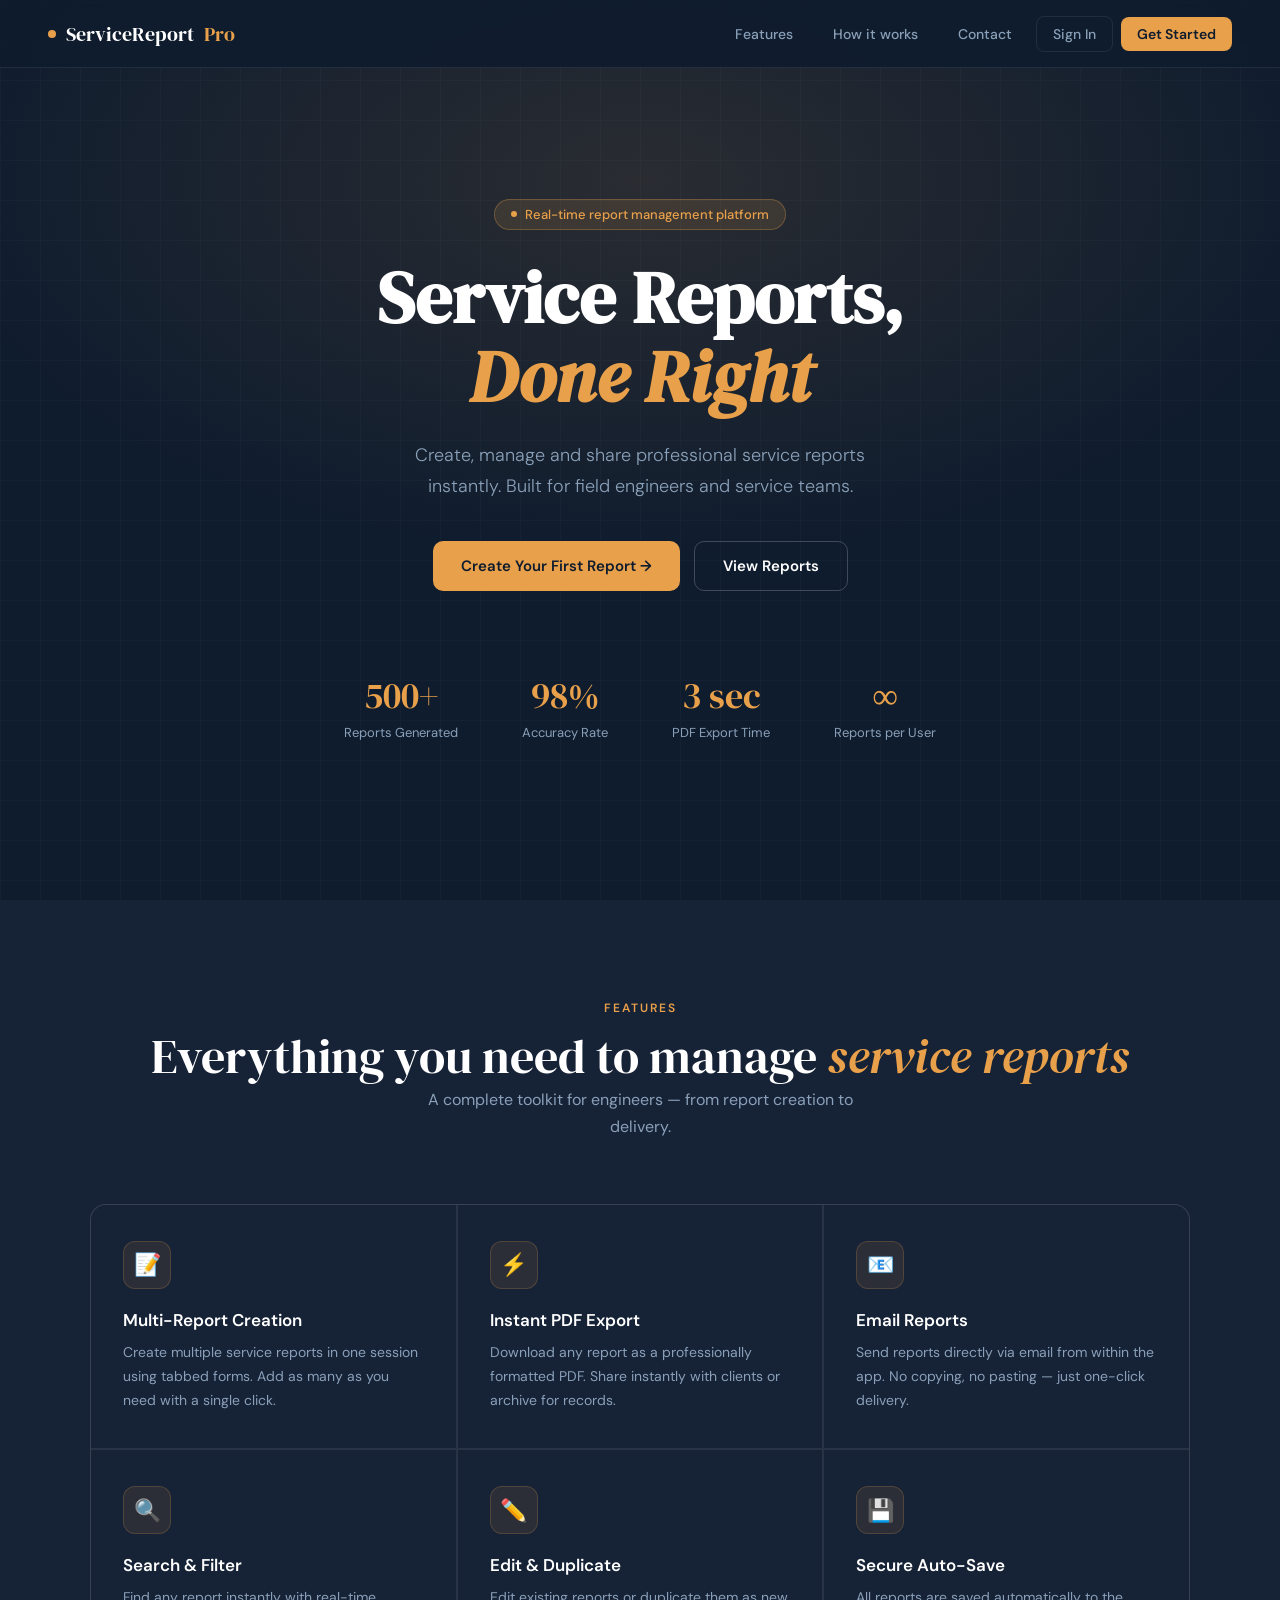
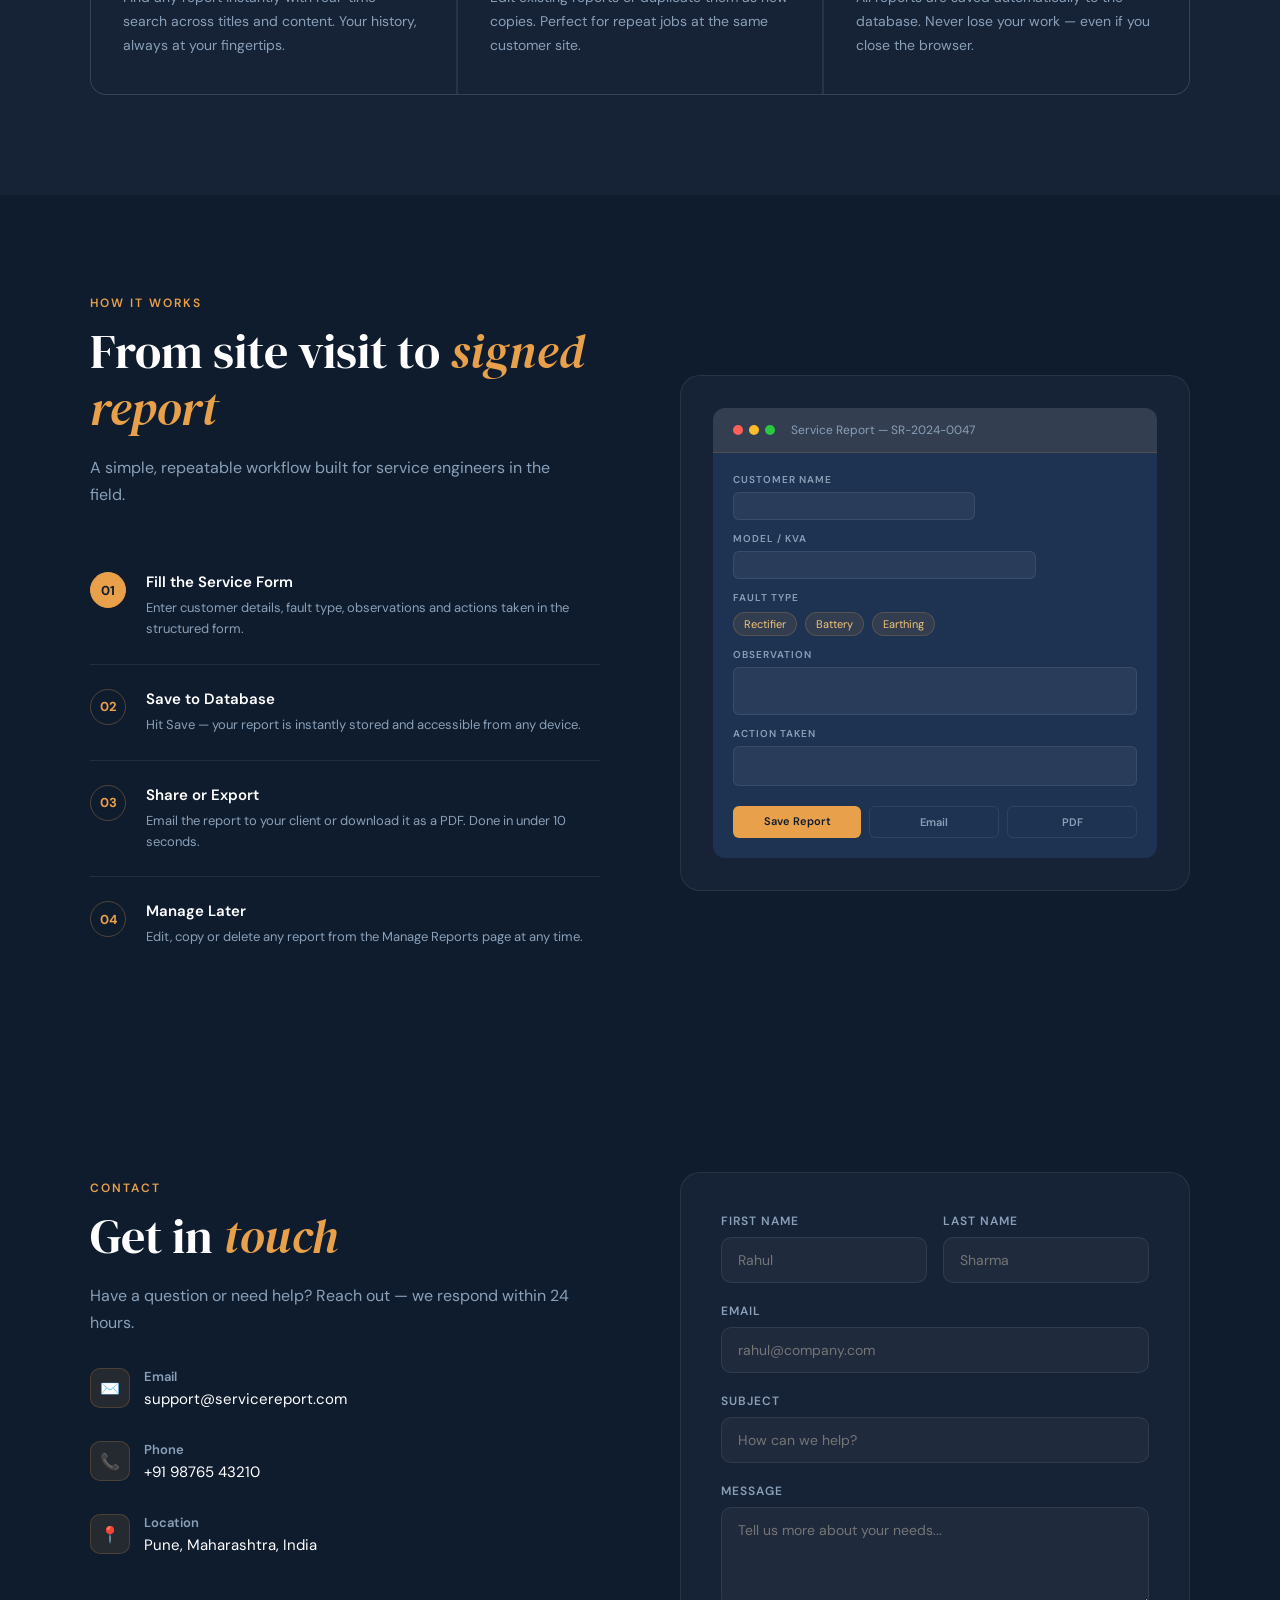
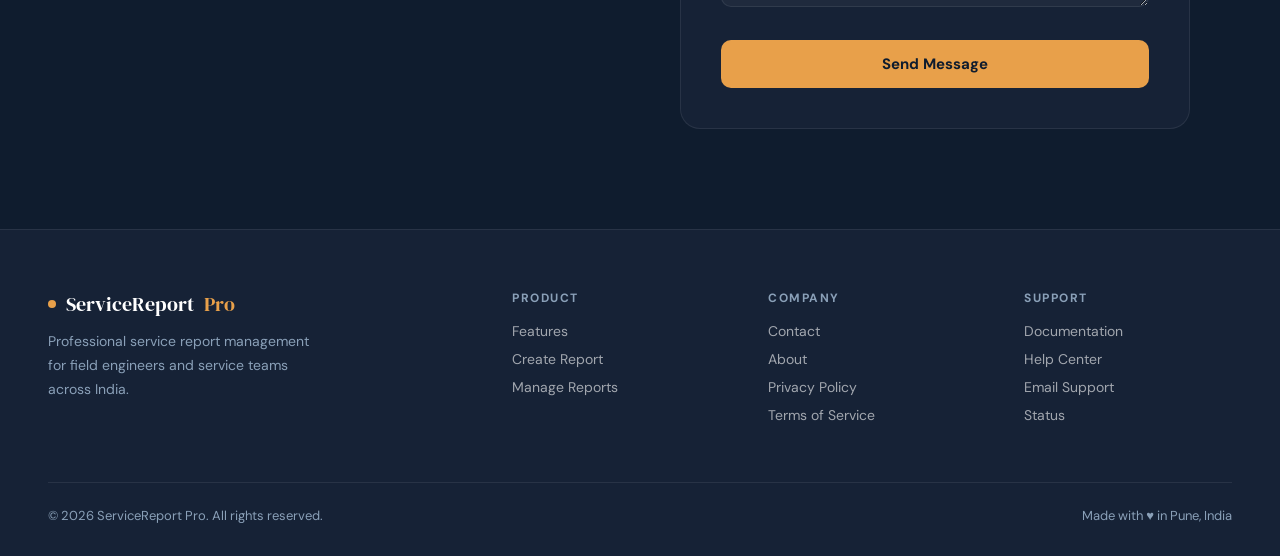
<file: templates/index.html>
<!DOCTYPE html>
<html lang="en">
<head>
  <meta charset="UTF-8">
  <meta name="viewport" content="width=device-width, initial-scale=1.0">
  <title>ServiceReport Pro — Smart Report Management</title>
  <link href="https://fonts.googleapis.com/css2?family=DM+Serif+Display:ital@0;1&family=DM+Sans:wght@300;400;500;600&display=swap" rel="stylesheet">
  <style>
    *, *::before, *::after { box-sizing: border-box; margin: 0; padding: 0; }

    :root {
      --navy: #0f1c2e;
      --navy-mid: #162236;
      --navy-light: #1e3352;
      --accent: #e8a04a;
      --accent-light: #f2c47a;
      --accent-pale: #fdf3e3;
      --steel: #4a6080;
      --mist: #8aa0b8;
      --white: #ffffff;
      --off-white: #f8f9fb;
      --border: rgba(255,255,255,0.08);
      --text-dim: rgba(255,255,255,0.55);
    }

    html { scroll-behavior: smooth; }

    body {
      font-family: 'DM Sans', sans-serif;
      background: var(--navy);
      color: var(--white);
      overflow-x: hidden;
    }

    /* ─── NAVBAR ─── */
    nav {
      position: fixed; top: 0; left: 0; right: 0; z-index: 100;
      display: flex; align-items: center; justify-content: space-between;
      padding: 0 48px;
      height: 68px;
      background: rgba(15,28,46,0.9);
      backdrop-filter: blur(12px);
      border-bottom: 1px solid var(--border);
    }

    .nav-logo {
      display: flex; align-items: center; gap: 10px;
      font-family: 'DM Serif Display', serif;
      font-size: 20px;
      color: var(--white);
      text-decoration: none;
    }

    .nav-logo .dot {
      width: 8px; height: 8px;
      background: var(--accent);
      border-radius: 50%;
    }

    .nav-links { display: flex; align-items: center; gap: 8px; }

    .nav-links a {
      color: var(--mist);
      text-decoration: none;
      font-size: 14px;
      font-weight: 500;
      padding: 8px 16px;
      border-radius: 8px;
      transition: all 0.2s;
    }

    .nav-links a:hover { color: var(--white); background: rgba(255,255,255,0.06); }

    .nav-links .btn-primary {
      background: var(--accent);
      color: var(--navy);
      font-weight: 600;
    }

    .nav-links .btn-primary:hover {
      background: var(--accent-light);
    }

    .nav-links .btn-outline {
      background: transparent;
      color: var(--mist);
      border: 1px solid var(--border);
      font-weight: 500;
    }
    .nav-links .btn-outline:hover {
      color: var(--white);
      border-color: rgba(255,255,255,0.25);
      background: rgba(255,255,255,0.05);
    }

    /* User chip shown when logged in */
    .user-chip {
      display: none;
      align-items: center;
      gap: 8px;
      padding: 5px 14px 5px 6px;
      background: rgba(255,255,255,0.05);
      border: 1px solid var(--border);
      border-radius: 100px;
    }
    .user-chip.visible { display: flex; }

    .user-avatar {
      width: 28px; height: 28px;
      background: var(--accent);
      border-radius: 50%;
      display: flex; align-items: center; justify-content: center;
      font-size: 12px; font-weight: 700;
      color: var(--navy);
      text-transform: uppercase;
    }
    .user-chip-name {
      font-size: 13px; font-weight: 500;
      color: var(--white);
      max-width: 120px;
      overflow: hidden; text-overflow: ellipsis; white-space: nowrap;
    }

    /* Logout button */
    .btn-logout {
      display: none;
      background: transparent;
      border: 1px solid rgba(255,95,86,0.25);
      color: rgba(255,95,86,0.8);
      font-family: 'DM Sans', sans-serif;
      font-size: 13px; font-weight: 600;
      padding: 7px 14px;
      border-radius: 8px;
      cursor: pointer;
      transition: all 0.2s;
    }
    .btn-logout.visible { display: flex; align-items: center; gap: 6px; }
    .btn-logout:hover { background: rgba(255,95,86,0.1); border-color: rgb(255,95,86); color: rgb(255,95,86); }

    /* Guest links — hidden when logged in */
    .guest-only { display: flex; align-items: center; gap: 8px; }
    .guest-only.hidden { display: none; }

    /* ─── HERO ─── */
    .hero {
      min-height: 100vh;
      display: flex; flex-direction: column;
      align-items: center; justify-content: center;
      padding: 120px 48px 80px;
      position: relative;
      overflow: hidden;
    }

    .hero-bg {
      position: absolute; inset: 0;
      background: radial-gradient(ellipse 80% 60% at 50% 20%, rgba(232,160,74,0.12) 0%, transparent 70%);
      pointer-events: none;
    }

    .hero-grid {
      position: absolute; inset: 0; opacity: 0.04;
      background-image: linear-gradient(var(--mist) 1px, transparent 1px),
        linear-gradient(90deg, var(--mist) 1px, transparent 1px);
      background-size: 40px 40px;
      pointer-events: none;
    }

    .hero-badge {
      display: inline-flex; align-items: center; gap: 8px;
      background: rgba(232,160,74,0.12);
      border: 1px solid rgba(232,160,74,0.3);
      color: var(--accent);
      font-size: 13px; font-weight: 500;
      padding: 6px 16px;
      border-radius: 100px;
      margin-bottom: 28px;
      animation: fadeUp 0.6s ease both;
    }

    .hero-badge span { width: 6px; height: 6px; background: var(--accent); border-radius: 50%; animation: pulse 2s infinite; }

    @keyframes pulse { 0%,100%{opacity:1} 50%{opacity:0.4} }

    .hero h1 {
      font-family: 'DM Serif Display', serif;
      font-size: clamp(42px, 6vw, 72px);
      line-height: 1.1;
      text-align: center;
      max-width: 800px;
      animation: fadeUp 0.7s ease 0.1s both;
    }

    .hero h1 em {
      font-style: italic;
      color: var(--accent);
    }

    .hero p {
      margin-top: 24px;
      font-size: 18px;
      font-weight: 300;
      color: var(--mist);
      text-align: center;
      max-width: 520px;
      line-height: 1.7;
      animation: fadeUp 0.7s ease 0.2s both;
    }

    .hero-actions {
      margin-top: 40px;
      display: flex; gap: 14px; flex-wrap: wrap; justify-content: center;
      animation: fadeUp 0.7s ease 0.3s both;
    }

    .btn {
      display: inline-flex; align-items: center; gap: 8px;
      padding: 14px 28px;
      border-radius: 10px;
      font-size: 15px; font-weight: 600;
      text-decoration: none;
      transition: all 0.2s;
      cursor: pointer;
      border: none;
    }

    .btn-gold {
      background: var(--accent);
      color: var(--navy);
    }

    .btn-gold:hover { background: var(--accent-light); transform: translateY(-2px); box-shadow: 0 12px 32px rgba(232,160,74,0.3); }

    .btn-outline {
      background: transparent;
      color: var(--white);
      border: 1px solid rgba(255,255,255,0.2);
    }

    .btn-outline:hover { border-color: rgba(255,255,255,0.5); background: rgba(255,255,255,0.05); }

    /* stats strip */
    .stats-strip {
      margin-top: 80px;
      display: flex; gap: 64px; justify-content: center; flex-wrap: wrap;
      animation: fadeUp 0.7s ease 0.4s both;
    }

    .stat { text-align: center; }
    .stat .num { font-family: 'DM Serif Display', serif; font-size: 36px; color: var(--accent); }
    .stat .label { font-size: 13px; color: var(--mist); margin-top: 4px; }

    @keyframes fadeUp {
      from { opacity: 0; transform: translateY(20px); }
      to   { opacity: 1; transform: translateY(0); }
    }

    /* ─── SECTION BASE ─── */
    section { padding: 100px 48px; }

    .section-label {
      font-size: 12px; font-weight: 600; letter-spacing: 2px;
      text-transform: uppercase;
      color: var(--accent);
      margin-bottom: 12px;
    }

    .section-title {
      font-family: 'DM Serif Display', serif;
      font-size: clamp(32px, 4vw, 48px);
      line-height: 1.2;
    }

    .section-title em { font-style: italic; color: var(--accent); }

    .section-sub {
      margin-top: 16px;
      font-size: 16px;
      color: var(--mist);
      line-height: 1.7;
      max-width: 480px;
    }

    /* ─── FEATURES ─── */
    #features { background: var(--navy-mid); }

    .features-wrap { max-width: 1100px; margin: 0 auto; }

    .features-header { text-align: center; margin-bottom: 64px; }
    .features-header .section-sub { margin: 0 auto; }

    .features-grid {
      display: grid;
      grid-template-columns: repeat(auto-fit, minmax(300px, 1fr));
      gap: 2px;
      background: var(--border);
      border: 1px solid var(--border);
      border-radius: 16px;
      overflow: hidden;
    }

    .feat-card {
      background: var(--navy-mid);
      padding: 36px 32px;
      transition: background 0.2s;
      position: relative;
    }

    .feat-card::before {
      content: '';
      position: absolute;
      top: 0; left: 32px; right: 32px;
      height: 2px;
      background: linear-gradient(90deg, transparent, var(--accent), transparent);
      opacity: 0;
      transition: opacity 0.3s;
    }

    .feat-card:hover { background: var(--navy-light); }
    .feat-card:hover::before { opacity: 1; }

    .feat-icon {
      width: 48px; height: 48px;
      background: rgba(232,160,74,0.1);
      border: 1px solid rgba(232,160,74,0.2);
      border-radius: 12px;
      display: flex; align-items: center; justify-content: center;
      font-size: 22px;
      margin-bottom: 20px;
    }

    .feat-card h3 {
      font-size: 17px; font-weight: 600;
      margin-bottom: 10px;
    }

    .feat-card p {
      font-size: 14px; color: var(--mist); line-height: 1.7;
    }

    /* ─── HOW IT WORKS ─── */
    #how { background: var(--navy); }

    .how-wrap {
      max-width: 1100px; margin: 0 auto;
      display: grid; grid-template-columns: 1fr 1fr; gap: 80px; align-items: center;
    }

    .steps { margin-top: 40px; display: flex; flex-direction: column; gap: 0; }

    .step {
      display: flex; gap: 20px;
      padding: 24px 0;
      border-bottom: 1px solid var(--border);
      cursor: pointer;
      transition: all 0.2s;
    }

    .step:last-child { border-bottom: none; }

    .step-num {
      width: 36px; height: 36px; flex-shrink: 0;
      border-radius: 50%;
      border: 1px solid rgba(232,160,74,0.3);
      color: var(--accent);
      font-size: 13px; font-weight: 700;
      display: flex; align-items: center; justify-content: center;
      transition: all 0.2s;
    }

    .step:hover .step-num, .step.active .step-num {
      background: var(--accent); color: var(--navy); border-color: var(--accent);
    }

    .step-text h4 { font-size: 15px; font-weight: 600; margin-bottom: 6px; }
    .step-text p { font-size: 13px; color: var(--mist); line-height: 1.6; }

    .how-visual {
      background: var(--navy-mid);
      border: 1px solid var(--border);
      border-radius: 20px;
      padding: 32px;
      min-height: 400px;
    }

    /* mini report preview */
    .mini-report {
      background: var(--navy-light);
      border-radius: 12px;
      overflow: hidden;
    }

    .mini-header {
      background: rgba(232,160,74,0.1);
      border-bottom: 1px solid rgba(232,160,74,0.15);
      padding: 14px 20px;
      display: flex; align-items: center; gap: 8px;
    }

    .mini-header .dots { display: flex; gap: 6px; }
    .mini-header .dots span { width: 10px; height: 10px; border-radius: 50%; }
    .mini-header .dots span:nth-child(1) { background: #ff5f56; }
    .mini-header .dots span:nth-child(2) { background: #febc2e; }
    .mini-header .dots span:nth-child(3) { background: #28c840; }
    .mini-header .title { margin-left: 8px; font-size: 12px; color: var(--mist); }

    .mini-body { padding: 20px; }

    .mini-field {
      margin-bottom: 12px;
    }

    .mini-field label {
      display: block;
      font-size: 10px; font-weight: 600;
      letter-spacing: 1px; text-transform: uppercase;
      color: var(--mist);
      margin-bottom: 6px;
    }

    .mini-field .bar {
      height: 28px;
      background: rgba(255,255,255,0.05);
      border: 1px solid var(--border);
      border-radius: 6px;
    }

    .mini-field .bar.short { width: 60%; }
    .mini-field .bar.long { width: 100%; }
    .mini-field .bar.medium { width: 75%; }

    .mini-checks { display: flex; gap: 8px; flex-wrap: wrap; margin-top: 8px; }
    .mini-check {
      padding: 4px 10px;
      background: rgba(232,160,74,0.1);
      border: 1px solid rgba(232,160,74,0.2);
      border-radius: 20px;
      font-size: 11px; color: var(--accent-light);
    }

    .mini-actions {
      display: flex; gap: 8px; margin-top: 20px;
    }

    .mini-btn {
      flex: 1; padding: 8px;
      border-radius: 6px;
      font-size: 11px; font-weight: 600; text-align: center;
    }

    .mini-btn.primary { background: var(--accent); color: var(--navy); }
    .mini-btn.outline { background: transparent; border: 1px solid var(--border); color: var(--mist); }
    /* ─── CONTACT ─── */
    #contact { background: var(--navy); }

    .contact-wrap {
      max-width: 1100px; margin: 0 auto;
      display: grid; grid-template-columns: 1fr 1fr; gap: 80px; align-items: start;
    }

    .contact-info { padding-top: 8px; }

    .contact-detail {
      display: flex; align-items: flex-start; gap: 14px;
      margin-top: 32px;
    }

    .contact-icon {
      width: 40px; height: 40px; flex-shrink: 0;
      background: rgba(232,160,74,0.1);
      border: 1px solid rgba(232,160,74,0.2);
      border-radius: 10px;
      display: flex; align-items: center; justify-content: center;
      font-size: 16px;
    }

    .contact-detail h4 { font-size: 13px; font-weight: 600; color: var(--mist); margin-bottom: 4px; }
    .contact-detail p { font-size: 15px; }

    .contact-form {
      background: var(--navy-mid);
      border: 1px solid var(--border);
      border-radius: 20px;
      padding: 40px;
    }

    .form-group { margin-bottom: 20px; }

    .form-group label {
      display: block;
      font-size: 12px; font-weight: 600; letter-spacing: 1px;
      text-transform: uppercase;
      color: var(--mist);
      margin-bottom: 8px;
    }

    .form-group input,
    .form-group textarea,
    .form-group select {
      width: 100%;
      background: rgba(255,255,255,0.04);
      border: 1px solid var(--border);
      border-radius: 10px;
      padding: 13px 16px;
      color: var(--white);
      font-family: 'DM Sans', sans-serif;
      font-size: 14px;
      outline: none;
      transition: border-color 0.2s;
    }

    .form-group input:focus,
    .form-group textarea:focus {
      border-color: rgba(232,160,74,0.4);
    }

    .form-group textarea { resize: vertical; min-height: 100px; }

    .form-row { display: grid; grid-template-columns: 1fr 1fr; gap: 16px; }

    .form-submit {
      width: 100%;
      padding: 14px;
      background: var(--accent);
      color: var(--navy);
      border: none;
      border-radius: 10px;
      font-family: 'DM Sans', sans-serif;
      font-size: 15px; font-weight: 700;
      cursor: pointer;
      transition: all 0.2s;
      margin-top: 8px;
    }

    .form-submit:hover { background: var(--accent-light); transform: translateY(-1px); }

    /* ─── FOOTER ─── */
    footer {
      background: var(--navy-mid);
      border-top: 1px solid var(--border);
      padding: 60px 48px 32px;
    }

    .footer-top {
      display: grid;
      grid-template-columns: 2fr 1fr 1fr 1fr;
      gap: 48px;
      margin-bottom: 48px;
    }

    .footer-brand p {
      margin-top: 12px;
      font-size: 14px; color: var(--mist); line-height: 1.7;
      max-width: 280px;
    }

    .footer-col h4 {
      font-size: 12px; font-weight: 700; letter-spacing: 1.5px;
      text-transform: uppercase;
      color: var(--mist);
      margin-bottom: 16px;
    }

    .footer-col a {
      display: block;
      color: rgba(255,255,255,0.6);
      text-decoration: none;
      font-size: 14px;
      margin-bottom: 10px;
      transition: color 0.2s;
    }

    .footer-col a:hover { color: var(--white); }

    .footer-bottom {
      border-top: 1px solid var(--border);
      padding-top: 24px;
      display: flex; justify-content: space-between; align-items: center;
    }

    .footer-bottom p { font-size: 13px; color: var(--mist); }

    /* ─── SCROLL REVEAL ─── */
    .reveal { opacity: 0; transform: translateY(24px); transition: all 0.6s ease; }
    .reveal.visible { opacity: 1; transform: translateY(0); }

    /* ─── RESPONSIVE ─── */
    @media (max-width: 768px) {
      nav { padding: 0 20px; }
      section { padding: 64px 20px; }
      .hero { padding: 100px 20px 60px; }
      .how-wrap, .contact-wrap { grid-template-columns: 1fr; gap: 40px; }
      .footer-top { grid-template-columns: 1fr 1fr; }
      .form-row { grid-template-columns: 1fr; }
      .stats-strip { gap: 32px; }
    }
  </style>
</head>
<body>

<!-- NAVBAR -->
<nav>
  <a href="index.html" class="nav-logo">
    <div class="dot"></div>
    ServiceReport <span style="color:var(--accent)">Pro</span>
  </a>
  <div class="nav-links">
    <!-- Always visible links -->
    <a href="#features">Features</a>
    <a href="#how">How it works</a>
    <a href="#contact">Contact</a>

    <!-- Shown only when logged IN -->
    <a href="manage.html" id="nav-manage" style="display:none;">Manage Reports</a>
    <a href="portfolio.html" class="btn-primary" id="nav-create" style="display:none;">Create Report</a>
    <div class="user-chip" id="userChip">
      <div class="user-avatar" id="userAvatar">U</div>
      <span class="user-chip-name" id="userChipName">User</span>
    </div>
    <button class="btn-logout" id="logoutBtn" onclick="doLogout()">Sign Out</button>

    <!-- Shown only when logged OUT -->
    <div class="guest-only" id="guestLinks">
      <a href="login.html" class="btn-outline">Sign In</a>
      <a href="register.html" class="btn-primary">Get Started</a>
    </div>
  </div>
</nav>

<!-- HERO -->
<section class="hero">
  <div class="hero-bg"></div>
  <div class="hero-grid"></div>

  <div class="hero-badge">
    <span></span> Real-time report management platform
  </div>

  <h1>
    Service Reports,<br>
    <em>Done Right</em>
  </h1>

  <p>Create, manage and share professional service reports instantly. Built for field engineers and service teams.</p>

  <div class="hero-actions">
    <a href="portfolio.html" class="btn btn-gold">Create Your First Report →</a>
    <a href="manage.html" class="btn btn-outline">View Reports</a>
  </div>

  <div class="stats-strip">
    <div class="stat">
      <div class="num">500+</div>
      <div class="label">Reports Generated</div>
    </div>
    <div class="stat">
      <div class="num">98%</div>
      <div class="label">Accuracy Rate</div>
    </div>
    <div class="stat">
      <div class="num">3 sec</div>
      <div class="label">PDF Export Time</div>
    </div>
    <div class="stat">
      <div class="num">∞</div>
      <div class="label">Reports per User</div>
    </div>
  </div>
</section>

<!-- FEATURES -->
<section id="features">
  <div class="features-wrap">
    <div class="features-header reveal">
      <div class="section-label">Features</div>
      <div class="section-title">Everything you need to manage <em>service reports</em></div>
      <p class="section-sub">A complete toolkit for engineers — from report creation to delivery.</p>
    </div>
    <div class="features-grid reveal">
      <div class="feat-card">
        <div class="feat-icon">📝</div>
        <h3>Multi-Report Creation</h3>
        <p>Create multiple service reports in one session using tabbed forms. Add as many as you need with a single click.</p>
      </div>
      <div class="feat-card">
        <div class="feat-icon">⚡</div>
        <h3>Instant PDF Export</h3>
        <p>Download any report as a professionally formatted PDF. Share instantly with clients or archive for records.</p>
      </div>
      <div class="feat-card">
        <div class="feat-icon">📧</div>
        <h3>Email Reports</h3>
        <p>Send reports directly via email from within the app. No copying, no pasting — just one-click delivery.</p>
      </div>
      <div class="feat-card">
        <div class="feat-icon">🔍</div>
        <h3>Search & Filter</h3>
        <p>Find any report instantly with real-time search across titles and content. Your history, always at your fingertips.</p>
      </div>
      <div class="feat-card">
        <div class="feat-icon">✏️</div>
        <h3>Edit & Duplicate</h3>
        <p>Edit existing reports or duplicate them as new copies. Perfect for repeat jobs at the same customer site.</p>
      </div>
      <div class="feat-card">
        <div class="feat-icon">💾</div>
        <h3>Secure Auto-Save</h3>
        <p>All reports are saved automatically to the database. Never lose your work — even if you close the browser.</p>
      </div>
    </div>
  </div>
</section>

<!-- HOW IT WORKS -->
<section id="how">
  <div class="how-wrap">
    <div class="reveal">
      <div class="section-label">How it works</div>
      <div class="section-title">From site visit to <em>signed report</em></div>
      <p class="section-sub">A simple, repeatable workflow built for service engineers in the field.</p>

      <div class="steps">
        <div class="step active">
          <div class="step-num">01</div>
          <div class="step-text">
            <h4>Fill the Service Form</h4>
            <p>Enter customer details, fault type, observations and actions taken in the structured form.</p>
          </div>
        </div>
        <div class="step">
          <div class="step-num">02</div>
          <div class="step-text">
            <h4>Save to Database</h4>
            <p>Hit Save — your report is instantly stored and accessible from any device.</p>
          </div>
        </div>
        <div class="step">
          <div class="step-num">03</div>
          <div class="step-text">
            <h4>Share or Export</h4>
            <p>Email the report to your client or download it as a PDF. Done in under 10 seconds.</p>
          </div>
        </div>
        <div class="step">
          <div class="step-num">04</div>
          <div class="step-text">
            <h4>Manage Later</h4>
            <p>Edit, copy or delete any report from the Manage Reports page at any time.</p>
          </div>
        </div>
      </div>
    </div>

    <div class="how-visual reveal">
      <div class="mini-report">
        <div class="mini-header">
          <div class="dots"><span></span><span></span><span></span></div>
          <div class="title">Service Report — SR-2024-0047</div>
        </div>
        <div class="mini-body">
          <div class="mini-field">
            <label>Customer Name</label>
            <div class="bar short"></div>
          </div>
          <div class="mini-field">
            <label>Model / KVA</label>
            <div class="bar medium"></div>
          </div>
          <div class="mini-field">
            <label>Fault Type</label>
            <div class="mini-checks">
              <div class="mini-check">Rectifier</div>
              <div class="mini-check">Battery</div>
              <div class="mini-check">Earthing</div>
            </div>
          </div>
          <div class="mini-field">
            <label>Observation</label>
            <div class="bar long" style="height:48px;"></div>
          </div>
          <div class="mini-field">
            <label>Action Taken</label>
            <div class="bar long" style="height:40px;"></div>
          </div>
          <div class="mini-actions">
            <div class="mini-btn primary">Save Report</div>
            <div class="mini-btn outline">Email</div>
            <div class="mini-btn outline">PDF</div>
          </div>
        </div>
      </div>
    </div>
  </div>
</section>



<!-- CONTACT -->
<section id="contact">
  <div class="contact-wrap">
    <div class="contact-info reveal">
      <div class="section-label">Contact</div>
      <div class="section-title">Get in <em>touch</em></div>
      <p class="section-sub">Have a question or need help? Reach out — we respond within 24 hours.</p>

      <div class="contact-detail">
        <div class="contact-icon">✉️</div>
        <div>
          <h4>Email</h4>
          <p>support@servicereport.com</p>
        </div>
      </div>

      <div class="contact-detail">
        <div class="contact-icon">📞</div>
        <div>
          <h4>Phone</h4>
          <p>+91 98765 43210</p>
        </div>
      </div>

      <div class="contact-detail">
        <div class="contact-icon">📍</div>
        <div>
          <h4>Location</h4>
          <p>Pune, Maharashtra, India</p>
        </div>
      </div>
    </div>

    <div class="contact-form reveal">
      <div class="form-row">
        <div class="form-group">
          <label>First Name</label>
          <input id="cf-fname" type="text" placeholder="Rahul">
        </div>
        <div class="form-group">
          <label>Last Name</label>
          <input id="cf-lname" type="text" placeholder="Sharma">
        </div>
      </div>
      <div class="form-group">
        <label>Email</label>
        <input id="cf-email" type="email" placeholder="rahul@company.com">
      </div>
      <div class="form-group">
        <label>Subject</label>
        <input id="cf-subject" type="text" placeholder="How can we help?">
      </div>
      <div class="form-group">
        <label>Message</label>
        <textarea id="cf-message" placeholder="Tell us more about your needs..."></textarea>
      </div>
      <div id="cf-alert" style="display:none;padding:11px 14px;border-radius:9px;font-size:13px;font-weight:500;margin-bottom:10px;"></div>
      <button class="form-submit" id="cf-btn" onclick="sendContactMessage()">Send Message</button>
    </div>
  </div>
</section>

<!-- FOOTER -->
<footer>
  <div class="footer-top">
    <div class="footer-brand">
      <div class="nav-logo" style="text-decoration:none;">
        <div class="dot"></div>
        ServiceReport <span style="color:var(--accent)">Pro</span>
      </div>
      <p>Professional service report management for field engineers and service teams across India.</p>
    </div>
    <div class="footer-col">
      <h4>Product</h4>
      <a href="#features">Features</a>
        <a href="portfolio.html">Create Report</a>
      <a href="manage.html">Manage Reports</a>
    </div>
    <div class="footer-col">
      <h4>Company</h4>
      <a href="#contact">Contact</a>
      <a href="#">About</a>
      <a href="#">Privacy Policy</a>
      <a href="#">Terms of Service</a>
    </div>
    <div class="footer-col">
      <h4>Support</h4>
      <a href="#">Documentation</a>
      <a href="#">Help Center</a>
      <a href="#contact">Email Support</a>
      <a href="#">Status</a>
    </div>
  </div>
  <div class="footer-bottom">
    <p>© 2026 ServiceReport Pro. All rights reserved.</p>
    <p>Made with ♥ in Pune, India</p>
  </div>
</footer>

<script>
  const BASE = "http://127.0.0.1:5000";

  // ── Auth-aware navbar ──────────────────────────────────────
  async function initNav() {
    try {
      const res  = await fetch(BASE + '/auth/me', { credentials: 'include' });
      const data = await res.json();

      if (data.logged_in && data.username) {
        // Show logged-in state
        const name = data.username;
        document.getElementById('userChip').classList.add('visible');
        document.getElementById('userChipName').textContent = name;
        document.getElementById('userAvatar').textContent = name.charAt(0).toUpperCase();
        document.getElementById('logoutBtn').classList.add('visible');
        document.getElementById('nav-manage').style.display = '';
        document.getElementById('nav-create').style.display = '';
        document.getElementById('guestLinks').classList.add('hidden');
      } else {
        // Show guest state — login / register buttons
        document.getElementById('guestLinks').classList.remove('hidden');
        document.getElementById('userChip').classList.remove('visible');
        document.getElementById('logoutBtn').classList.remove('visible');
        document.getElementById('nav-manage').style.display = 'none';
        document.getElementById('nav-create').style.display = 'none';
      }
    } catch (e) {
      // Server not running — still show guest buttons
      document.getElementById('guestLinks').classList.remove('hidden');
    }
  }

  async function doLogout() {
    try {
      await fetch(BASE + '/auth/logout', { credentials: 'include' });
    } catch {}
    window.location.reload();
  }

  // ── Scroll reveal ──────────────────────────────────────────
  const reveals = document.querySelectorAll('.reveal');
  const observer = new IntersectionObserver(entries => {
    entries.forEach(e => { if (e.isIntersecting) e.target.classList.add('visible'); });
  }, { threshold: 0.1 });
  reveals.forEach(r => observer.observe(r));

  // ── Steps active ───────────────────────────────────────────
  document.querySelectorAll('.step').forEach((s, i, all) => {
    s.addEventListener('click', () => {
      all.forEach(x => x.classList.remove('active'));
      s.classList.add('active');
    });
  });

  // ── Contact Form ────────────────────────────────────────────
  async function sendContactMessage() {
    const fname   = document.getElementById('cf-fname').value.trim();
    const lname   = document.getElementById('cf-lname').value.trim();
    const email   = document.getElementById('cf-email').value.trim();
    const subject = document.getElementById('cf-subject').value.trim();
    const message = document.getElementById('cf-message').value.trim();
    const btn     = document.getElementById('cf-btn');
    const alert   = document.getElementById('cf-alert');

    // Basic validation
    if (!fname || !email || !message) {
      alert.textContent = '⚠ Please fill in First Name, Email and Message.';
      alert.style.cssText = 'display:block;background:rgba(255,95,86,.1);border:1px solid rgba(255,95,86,.3);color:#fca5a5;';
      return;
    }

    btn.disabled = true;
    btn.textContent = 'Sending...';

    try {
      const res  = await fetch('http://127.0.0.1:5000/send-contact', {
        method: 'POST',
        headers: { 'Content-Type': 'application/json' },
        body: JSON.stringify({ fname, lname, email, subject, message }),
        credentials: 'include'
      });
      const data = await res.json();

      if (res.ok) {
        btn.textContent    = 'Message Sent ✓';
        btn.style.background = '#28c840';
        btn.style.color      = 'white';
        alert.textContent  = '✓ Your message has been sent! We\'ll reply within 24 hours.';
        alert.style.cssText = 'display:block;background:rgba(40,200,64,.1);border:1px solid rgba(40,200,64,.3);color:#6ee7b7;';
        // Clear form
        ['cf-fname','cf-lname','cf-email','cf-subject','cf-message'].forEach(id => {
          const el = document.getElementById(id);
          el.value = '';
        });
      } else {
        throw new Error(data.error || 'Failed');
      }
    } catch (e) {
      btn.disabled = false;
      btn.textContent = 'Send Message';
      alert.textContent = '⚠ Failed to send: ' + e.message;
      alert.style.cssText = 'display:block;background:rgba(255,95,86,.1);border:1px solid rgba(255,95,86,.3);color:#fca5a5;';
    }
  }

  // Init
  initNav();
</script>
</body>
</html>
</file>
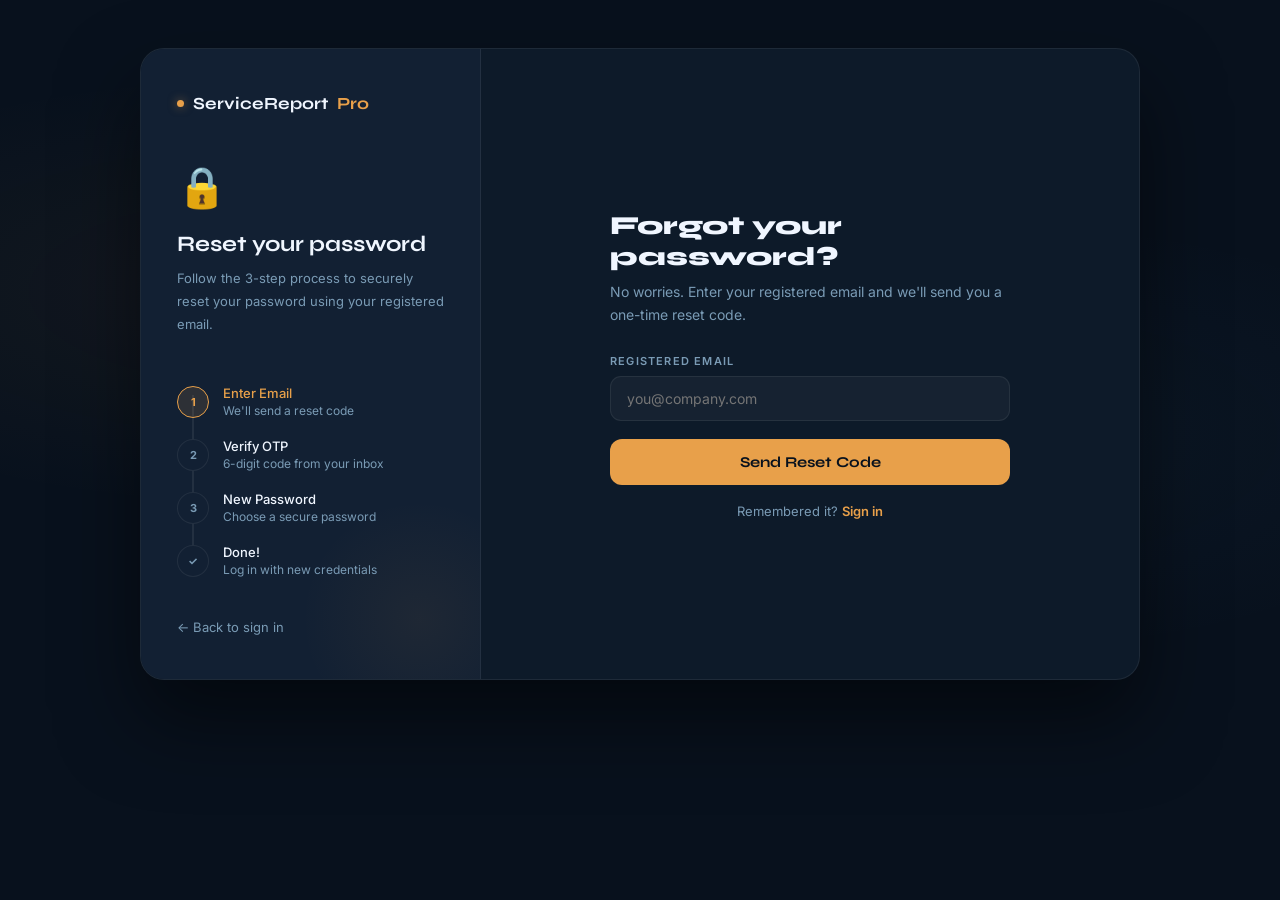
<file: templates/forgot.html>
<!DOCTYPE html>
<html lang="en">
<head>
<meta charset="UTF-8">
<meta name="viewport" content="width=device-width, initial-scale=1.0">
<title>Forgot Password — ServiceReport Pro</title>
<link href="https://fonts.googleapis.com/css2?family=Syne:wght@400;600;700;800&family=Inter:wght@300;400;500;600&display=swap" rel="stylesheet">
<style>
*,*::before,*::after{box-sizing:border-box;margin:0;padding:0}
:root{
  --ink:#08111d; --card:#0d1a29; --surface:#122033; --raised:#19304a;
  --gold:#e8a04a; --gold-dim:rgba(232,160,74,0.13); --gold-border:rgba(232,160,74,0.3);
  --mist:#7a9bb5; --snow:#f0f6ff; --red:#f05252; --green:#34d399;
  --border:rgba(255,255,255,0.07);
}
html,body{min-height:100%;font-family:'Inter',sans-serif;background:var(--ink);color:var(--snow);}

body{
  display:flex;align-items:center;justify-content:center;
  padding:48px 20px;
  background:
    radial-gradient(ellipse 70% 50% at 20% 40%, rgba(232,160,74,0.05) 0%,transparent 60%),
    radial-gradient(ellipse 60% 50% at 80% 60%, rgba(74,144,226,0.04) 0%,transparent 60%),
    var(--ink);
}

.page-wrap{
  width:100%;max-width:1000px;
  display:grid;grid-template-columns:340px 1fr;
  gap:0;
  background:var(--card);
  border:1px solid var(--border);
  border-radius:24px;
  overflow:hidden;
  box-shadow:0 40px 80px rgba(0,0,0,0.5);
}

/* ── LEFT SIDEBAR ── */
.sidebar{
  background:var(--surface);
  border-right:1px solid var(--border);
  padding:44px 36px;
  display:flex;flex-direction:column;
  position:relative;overflow:hidden;
}
.sidebar::before{content:'';position:absolute;bottom:-60px;right:-60px;width:240px;height:240px;background:radial-gradient(circle,rgba(232,160,74,0.06) 0%,transparent 70%);}

.logo{display:flex;align-items:center;gap:9px;font-family:'Syne',sans-serif;font-size:17px;font-weight:700;text-decoration:none;color:var(--snow);margin-bottom:48px;position:relative;z-index:1;}
.logo-dot{width:7px;height:7px;background:var(--gold);border-radius:50%;box-shadow:0 0 10px rgba(232,160,74,.5);}

.sb-icon{font-size:40px;margin-bottom:20px;position:relative;z-index:1;}
.sb-title{font-family:'Syne',sans-serif;font-size:22px;font-weight:700;margin-bottom:10px;position:relative;z-index:1;}
.sb-desc{font-size:13px;color:var(--mist);line-height:1.75;position:relative;z-index:1;}

/* step timeline */
.timeline{margin-top:40px;display:flex;flex-direction:column;gap:0;position:relative;z-index:1;}
.timeline::before{content:'';position:absolute;left:15px;top:20px;bottom:20px;width:1.5px;background:var(--border);}

.tl-item{display:flex;align-items:center;gap:14px;padding:10px 0;}
.tl-dot{
  width:32px;height:32px;flex-shrink:0;
  border-radius:50%;border:1.5px solid var(--border);
  background:var(--surface);
  display:flex;align-items:center;justify-content:center;
  font-size:11px;font-weight:700;color:var(--mist);
  position:relative;z-index:1;transition:all .3s;
}
.tl-item.active .tl-dot{border-color:var(--gold);color:var(--gold);background:var(--gold-dim);}
.tl-item.done .tl-dot{background:var(--gold);border-color:var(--gold);color:var(--ink);font-size:13px;}
.tl-text{font-size:13px;}
.tl-name{color:var(--snow);font-weight:500;margin-bottom:2px;}
.tl-item.active .tl-name{color:var(--gold);}
.tl-hint{color:var(--mist);font-size:12px;}

.sb-back{
  margin-top:auto;padding-top:32px;
  display:flex;align-items:center;gap:8px;
  font-size:13px;color:var(--mist);
  text-decoration:none;transition:color .2s;
  position:relative;z-index:1;
}
.sb-back:hover{color:var(--gold);}

/* ── MAIN ── */
.main{padding:44px 48px;display:flex;align-items:center;}
.form-wrap{width:100%;max-width:400px;margin:0 auto;}

.form-step{display:none;animation:fadeUp .3s ease both;}
.form-step.active{display:block;}
@keyframes fadeUp{from{opacity:0;transform:translateY(12px)}to{opacity:1;transform:translateY(0)}}

.step-title{font-family:'Syne',sans-serif;font-size:26px;font-weight:800;margin-bottom:8px;}
.step-sub{font-size:14px;color:var(--mist);margin-bottom:28px;line-height:1.65;}
.step-sub strong{color:var(--gold);}

.alert{display:none;align-items:flex-start;gap:10px;padding:13px 16px;border-radius:11px;font-size:13px;font-weight:500;margin-bottom:20px;line-height:1.5;}
.alert.error{background:rgba(240,82,82,.1);border:1px solid rgba(240,82,82,.25);color:#fca5a5;display:flex;}
.alert.success{background:rgba(52,211,153,.1);border:1px solid rgba(52,211,153,.25);color:#6ee7b7;display:flex;}
.alert.info{background:rgba(232,160,74,.08);border:1px solid rgba(232,160,74,.2);color:#fcd38d;display:flex;}

.field{margin-bottom:18px;}
.field label{display:block;font-size:11px;font-weight:600;letter-spacing:1.2px;text-transform:uppercase;color:var(--mist);margin-bottom:8px;}
.field input{
  width:100%;background:rgba(255,255,255,0.04);border:1px solid var(--border);
  border-radius:11px;padding:13px 16px;color:var(--snow);
  font-family:'Inter',sans-serif;font-size:14px;outline:none;transition:all .2s;
}
.field input:focus{border-color:var(--gold-border);background:rgba(232,160,74,0.04);box-shadow:0 0 0 3px rgba(232,160,74,.06);}
.field input.err{border-color:rgba(240,82,82,.5);}
.ferr{font-size:11px;color:#fca5a5;margin-top:5px;display:none;}

.eye-wrap{position:relative;}
.eye-btn{position:absolute;right:14px;top:50%;transform:translateY(-50%);background:none;border:none;cursor:pointer;font-size:12px;font-weight:600;color:var(--gold);font-family:'Inter',sans-serif;}

/* OTP */
.otp-row{display:flex;gap:8px;}
.otp-row input{
  flex:1;min-width:0;height:60px;
  text-align:center;font-size:24px;font-weight:700;
  font-family:'Syne',sans-serif;
  background:rgba(255,255,255,0.04);border:1.5px solid var(--border);
  border-radius:12px;color:var(--snow);outline:none;
  caret-color:var(--gold);transition:all .2s;
}
.otp-row input:focus{border-color:var(--gold);background:var(--gold-dim);box-shadow:0 0 0 4px rgba(232,160,74,.1);transform:scale(1.04);}
.otp-row input.filled{border-color:var(--gold-border);}
.otp-row input.shake{animation:shake .35s ease;}
@keyframes shake{0%,100%{transform:translateX(0)}25%{transform:translateX(-5px)}75%{transform:translateX(5px)}}

.otp-meta{display:flex;align-items:center;justify-content:space-between;margin-top:10px;}
.resend-btn{font-size:12px;font-weight:600;color:var(--gold);background:none;border:none;cursor:pointer;font-family:'Inter',sans-serif;padding:0;}
.resend-btn:disabled{color:var(--mist);cursor:default;}
.resend-timer{font-size:12px;color:var(--mist);}

.sent-note{display:flex;align-items:center;gap:10px;padding:12px 15px;background:rgba(52,211,153,0.06);border:1px solid rgba(52,211,153,0.18);border-radius:10px;margin-bottom:22px;font-size:13px;color:#6ee7b7;}

/* password strength */
.pw-track{height:3px;border-radius:3px;background:var(--raised);overflow:hidden;margin-top:8px;}
.pw-fill{height:100%;border-radius:3px;transition:width .3s,background .3s;width:0%;}
.pw-label{font-size:11px;color:var(--mist);margin-top:4px;}

.btn{
  width:100%;padding:14px;background:var(--gold);color:var(--ink);
  border:none;border-radius:12px;
  font-family:'Syne',sans-serif;font-size:15px;font-weight:700;
  cursor:pointer;transition:all .2s;
  display:flex;align-items:center;justify-content:center;gap:9px;margin-top:6px;
}
.btn:hover{background:#f0b05e;transform:translateY(-2px);box-shadow:0 10px 30px rgba(232,160,74,.3);}
.btn:disabled{opacity:.55;cursor:not-allowed;transform:none;box-shadow:none;}

.spinner{width:16px;height:16px;border:2.5px solid rgba(8,17,29,.3);border-top-color:var(--ink);border-radius:50%;animation:spin .6s linear infinite;display:none;}
@keyframes spin{to{transform:rotate(360deg)}}

.form-foot{text-align:center;font-size:13px;color:var(--mist);margin-top:18px;}
.form-foot a,.form-foot .lnk{color:var(--gold);text-decoration:none;font-weight:600;cursor:pointer;}
.form-foot a:hover,.form-foot .lnk:hover{text-decoration:underline;}

/* success */
.success-wrap{text-align:center;padding:20px 0;}
.s-icon{width:80px;height:80px;background:rgba(52,211,153,.1);border:2px solid rgba(52,211,153,.3);border-radius:50%;display:flex;align-items:center;justify-content:center;font-size:36px;margin:0 auto 24px;animation:pop .5s cubic-bezier(.34,1.56,.64,1) both;}
@keyframes pop{from{transform:scale(0);opacity:0}to{transform:scale(1);opacity:1}}
.s-title{font-family:'Syne',sans-serif;font-size:26px;font-weight:700;margin-bottom:10px;}
.s-sub{font-size:14px;color:var(--mist);margin-bottom:28px;line-height:1.6;}
.pbar{height:3px;background:var(--raised);border-radius:3px;overflow:hidden;}
.pfill{height:100%;background:var(--gold);border-radius:3px;animation:pbanim 2.5s ease forwards;}
@keyframes pbanim{from{width:0}to{width:100%}}

@media(max-width:768px){
  .page-wrap{grid-template-columns:1fr;}
  .sidebar{display:none;}
  .main{padding:36px 28px;}
}
</style>
</head>
<body>

<div class="page-wrap">

  <!-- SIDEBAR -->
  <div class="sidebar">
    <a href="index.html" class="logo"><div class="logo-dot"></div>ServiceReport <span style="color:var(--gold)">Pro</span></a>

    <div class="sb-icon">🔒</div>
    <div class="sb-title">Reset your password</div>
    <p class="sb-desc">Follow the 3-step process to securely reset your password using your registered email.</p>

    <div class="timeline">
      <div class="tl-item active" id="tl0">
        <div class="tl-dot">1</div>
        <div class="tl-text"><div class="tl-name">Enter Email</div><div class="tl-hint">We'll send a reset code</div></div>
      </div>
      <div class="tl-item" id="tl1">
        <div class="tl-dot">2</div>
        <div class="tl-text"><div class="tl-name">Verify OTP</div><div class="tl-hint">6-digit code from your inbox</div></div>
      </div>
      <div class="tl-item" id="tl2">
        <div class="tl-dot">3</div>
        <div class="tl-text"><div class="tl-name">New Password</div><div class="tl-hint">Choose a secure password</div></div>
      </div>
      <div class="tl-item" id="tl3">
        <div class="tl-dot">✓</div>
        <div class="tl-text"><div class="tl-name">Done!</div><div class="tl-hint">Log in with new credentials</div></div>
      </div>
    </div>

    <a href="/login.html" class="sb-back">← Back to sign in</a>
  </div>

  <!-- MAIN -->
  <div class="main">
  <div class="form-wrap">

    <!-- STEP 1: Email -->
    <div class="form-step active" id="s1">
      <div class="step-title">Forgot your password?</div>
      <p class="step-sub">No worries. Enter your registered email and we'll send you a one-time reset code.</p>

      <div class="alert" id="s1alert"></div>

      <div class="field">
        <label>Registered Email</label>
        <input type="email" id="email" placeholder="you@company.com" autocomplete="email">
        <div class="ferr" id="em-err">Enter a valid email address.</div>
      </div>

      <button class="btn" id="s1btn" onclick="sendForgotOTP()">
        <span id="s1txt">Send Reset Code</span>
        <div class="spinner" id="s1spin"></div>
      </button>

      <div class="form-foot">Remembered it? <a href="/login.html">Sign in</a></div>
    </div>

    <!-- STEP 2: OTP -->
    <div class="form-step" id="s2">
      <div class="step-title">Enter reset code</div>
      <p class="step-sub" id="otp-sub">A 6-digit code was sent to your email.</p>

      <div class="sent-note">
        <span>📧</span>
        <span>Code sent to <strong id="masked-email">your email</strong></span>
      </div>

      <div class="alert" id="s2alert"></div>

      <div class="field">
        <label>6-digit OTP</label>
        <div class="otp-row" id="otpBox">
          <input maxlength="1" type="text" inputmode="numeric" pattern="[0-9]">
          <input maxlength="1" type="text" inputmode="numeric" pattern="[0-9]">
          <input maxlength="1" type="text" inputmode="numeric" pattern="[0-9]">
          <input maxlength="1" type="text" inputmode="numeric" pattern="[0-9]">
          <input maxlength="1" type="text" inputmode="numeric" pattern="[0-9]">
          <input maxlength="1" type="text" inputmode="numeric" pattern="[0-9]">
        </div>
        <div class="otp-meta">
          <button class="resend-btn" id="resendBtn" onclick="resendForgotOTP()" disabled>Resend code</button>
          <span class="resend-timer" id="resendTimer">Resend in <strong id="cd">60</strong>s</span>
        </div>
      </div>

      <button class="btn" id="s2btn" onclick="verifyForgotOTP()">
        <span id="s2txt">Verify Code</span>
        <div class="spinner" id="s2spin"></div>
      </button>

      <div class="form-foot"><span class="lnk" onclick="goStep(0,0)">← Change email</span></div>
    </div>

    <!-- STEP 3: New Password -->
    <div class="form-step" id="s3">
      <div class="step-title">Set new password</div>
      <p class="step-sub">Choose a strong password. You'll use this to sign in from now on.</p>

      <div class="alert" id="s3alert"></div>

      <div class="field">
        <label>New Password</label>
        <div class="eye-wrap">
          <input type="password" id="newpw" placeholder="Min. 6 characters" autocomplete="new-password">
          <button class="eye-btn" type="button" onclick="toggleEye('newpw',this)">Show</button>
        </div>
        <div class="pw-track"><div class="pw-fill" id="pw-fill"></div></div>
        <div class="pw-label" id="pw-label"></div>
        <div class="ferr" id="pw-err">Password must be at least 6 characters.</div>
      </div>

      <div class="field">
        <label>Confirm New Password</label>
        <div class="eye-wrap">
          <input type="password" id="confirmpw" placeholder="Repeat password" autocomplete="new-password">
          <button class="eye-btn" type="button" onclick="toggleEye('confirmpw',this)">Show</button>
        </div>
        <div class="ferr" id="cf-err">Passwords do not match.</div>
      </div>

      <button class="btn" id="s3btn" onclick="resetPassword()">
        <span id="s3txt">Update Password</span>
        <div class="spinner" id="s3spin"></div>
      </button>
    </div>

    <!-- STEP 4: Done -->
    <div class="form-step" id="s4">
      <div class="success-wrap">
        <div class="s-icon">🔓</div>
        <div class="s-title">Password updated!</div>
        <p class="s-sub">Your password has been changed successfully. Redirecting you to the login page...</p>
        <div class="pbar"><div class="pfill"></div></div>
      </div>
    </div>

  </div>
  </div>

</div>

<script>
const B = "http://127.0.0.1:5000";
let _cdInt;

function toggleEye(id, btn) {
  const el = document.getElementById(id);
  el.type = el.type==='password'?'text':'password';
  btn.textContent = el.type==='password'?'Show':'Hide';
}

function showAlert(id,msg,type){const el=document.getElementById(id);el.textContent=(type==='error'?'⚠ ':'✓ ')+msg;el.className='alert '+type;}
function clearAlert(id){document.getElementById(id).className='alert';}

function goStep(step, tl) {
  document.querySelectorAll('.form-step').forEach(s=>s.classList.remove('active'));
  document.getElementById('s'+(step+1)).classList.add('active');
  ['tl0','tl1','tl2','tl3'].forEach((id,i)=>{
    const el=document.getElementById(id);
    el.className='tl-item'+(i<tl?' done':i===tl?' active':'');
    const dot=el.querySelector('.tl-dot');
    if(i<tl){dot.textContent='✓';}
    else{dot.textContent=(i+1).toString();}
  });
}

// OTP helpers
function setupOTP(id){
  const inputs=[...document.querySelectorAll('#'+id+' input')];
  inputs.forEach((inp,idx)=>{
    inp.addEventListener('input',()=>{
      const v=inp.value.replace(/[^0-9]/g,'');
      inp.value=v?v[v.length-1]:'';
      inp.classList.toggle('filled',!!inp.value);
      if(inp.value&&idx<inputs.length-1)inputs[idx+1].focus();
    });
    inp.addEventListener('keydown',e=>{
      if(e.key==='Backspace'&&!inp.value&&idx>0){inputs[idx-1].value='';inputs[idx-1].classList.remove('filled');inputs[idx-1].focus();}
    });
    inp.addEventListener('paste',e=>{
      e.preventDefault();
      const txt=(e.clipboardData||window.clipboardData).getData('text').replace(/[^0-9]/g,'').slice(0,6);
      [...txt].forEach((ch,i)=>{if(inputs[idx+i]){inputs[idx+i].value=ch;inputs[idx+i].classList.add('filled');}});
      const nxt=inputs[Math.min(idx+txt.length,inputs.length-1)];if(nxt)nxt.focus();
    });
  });
}
function getOTP(id){return[...document.querySelectorAll('#'+id+' input')].map(i=>i.value).join('');}
function shakeOTP(id){
  document.querySelectorAll('#'+id+' input').forEach(el=>{
    el.classList.remove('shake');void el.offsetWidth;el.classList.add('shake');
    setTimeout(()=>el.classList.remove('shake'),400);
  });
}

function startCountdown(cdId,btnId,timerId,sec=60){
  clearInterval(_cdInt);
  let s=sec;
  const cd=document.getElementById(cdId),btn=document.getElementById(btnId),tr=document.getElementById(timerId);
  btn.disabled=true;tr.style.display='';cd.textContent=s;
  _cdInt=setInterval(()=>{s--;cd.textContent=s;if(s<=0){clearInterval(_cdInt);btn.disabled=false;tr.style.display='none';}},1000);
}

// password strength
document.getElementById('newpw').addEventListener('input',function(){
  const v=this.value;let sc=0;
  if(v.length>=6)sc++;if(v.length>=10)sc++;if(/[A-Z]/.test(v))sc++;if(/[0-9]/.test(v))sc++;if(/[^A-Za-z0-9]/.test(v))sc++;
  const map=[{w:'0%',c:'',t:''},{w:'25%',c:'#f05252',t:'Weak'},{w:'50%',c:'#f59e0b',t:'Fair'},{w:'75%',c:'#60a5fa',t:'Good'},{w:'100%',c:'#34d399',t:'Strong'}];
  const l=map[Math.min(sc,4)];
  document.getElementById('pw-fill').style.cssText=`width:${l.w};background:${l.c}`;
  document.getElementById('pw-label').textContent=l.t;document.getElementById('pw-label').style.color=l.c;
});

// ── STEP 1: Send OTP ──────────────────────────────────
document.getElementById('s1txt')._default='Send Reset Code';

async function sendForgotOTP(){
  clearAlert('s1alert');
  const email=document.getElementById('email').value.trim();
  if(!/^[^\s@]+@[^\s@]+\.[^\s@]+$/.test(email)){
    document.getElementById('email').classList.add('err');
    document.getElementById('em-err').style.display='block';return;
  }
  document.getElementById('email').classList.remove('err');
  document.getElementById('em-err').style.display='none';

  const btn=document.getElementById('s1btn');
  btn.disabled=true;document.getElementById('s1txt').textContent='Sending...';document.getElementById('s1spin').style.display='block';

  try{
    const res=await fetch(B+'/forgot/send-otp',{method:'POST',headers:{'Content-Type':'application/json'},body:JSON.stringify({email}),credentials:'include'});
    const data=await res.json();
    if(!res.ok){showAlert('s1alert',data.error||'Failed to send.','error');btn.disabled=false;document.getElementById('s1txt').textContent='Send Reset Code';document.getElementById('s1spin').style.display='none';return;}

    document.getElementById('masked-email').textContent=data.masked;
    document.getElementById('otp-sub').innerHTML=`A 6-digit code was sent to <strong style="color:var(--gold)">${data.masked}</strong>. Check your inbox.`;
    setupOTP('otpBox');
    startCountdown('cd','resendBtn','resendTimer',60);
    goStep(1,1);
    setTimeout(()=>document.querySelector('#otpBox input').focus(),100);

  }catch{showAlert('s1alert','Cannot connect to server.','error');}
  btn.disabled=false;document.getElementById('s1txt').textContent='Send Reset Code';document.getElementById('s1spin').style.display='none';
}

// ── STEP 2: Verify OTP ───────────────────────────────
document.getElementById('s2txt')._default='Verify Code';

async function verifyForgotOTP(){
  clearAlert('s2alert');
  const otp=getOTP('otpBox');
  if(otp.length<6){shakeOTP('otpBox');showAlert('s2alert','Enter the complete 6-digit code.','error');return;}

  const btn=document.getElementById('s2btn');
  btn.disabled=true;document.getElementById('s2txt').textContent='Verifying...';document.getElementById('s2spin').style.display='block';

  try{
    const res=await fetch(B+'/forgot/verify-otp',{method:'POST',headers:{'Content-Type':'application/json'},body:JSON.stringify({otp}),credentials:'include'});
    const data=await res.json();
    if(!res.ok){shakeOTP('otpBox');showAlert('s2alert',data.error||'Incorrect code.','error');btn.disabled=false;document.getElementById('s2txt').textContent='Verify Code';document.getElementById('s2spin').style.display='none';return;}

    clearInterval(_cdInt);
    goStep(2,2);

  }catch{showAlert('s2alert','Cannot connect to server.','error');}
  btn.disabled=false;document.getElementById('s2txt').textContent='Verify Code';document.getElementById('s2spin').style.display='none';
}

async function resendForgotOTP(){
  try{
    const res=await fetch(B+'/forgot/resend-otp',{method:'POST',credentials:'include'});
    const d=await res.json();
    showAlert('s2alert',d.message||'New code sent.','success');
    startCountdown('cd','resendBtn','resendTimer',60);
  }catch{showAlert('s2alert','Failed to resend.','error');}
}

// ── STEP 3: New Password ─────────────────────────────
document.getElementById('s3txt')._default='Update Password';

async function resetPassword(){
  clearAlert('s3alert');
  const pw=document.getElementById('newpw').value;
  const cf=document.getElementById('confirmpw').value;
  let ok=true;

  document.getElementById('pw-err').style.display=pw.length>=6?'none':'block';
  if(pw.length<6){document.getElementById('newpw').classList.add('err');ok=false;}else{document.getElementById('newpw').classList.remove('err');}
  document.getElementById('cf-err').style.display=pw===cf?'none':'block';
  if(pw!==cf){document.getElementById('confirmpw').classList.add('err');ok=false;}else{document.getElementById('confirmpw').classList.remove('err');}
  if(!ok)return;

  const btn=document.getElementById('s3btn');
  btn.disabled=true;document.getElementById('s3txt').textContent='Updating...';document.getElementById('s3spin').style.display='block';

  try{
    const res=await fetch(B+'/forgot/reset-password',{method:'POST',headers:{'Content-Type':'application/json'},body:JSON.stringify({password:pw}),credentials:'include'});
    const data=await res.json();
    if(!res.ok){showAlert('s3alert',data.error||'Failed to reset.','error');btn.disabled=false;document.getElementById('s3txt').textContent='Update Password';document.getElementById('s3spin').style.display='none';return;}

    goStep(3,3);
    setTimeout(()=>window.location.href='/login.html',2800);

  }catch{showAlert('s3alert','Cannot connect to server.','error');}
  btn.disabled=false;document.getElementById('s3txt').textContent='Update Password';document.getElementById('s3spin').style.display='none';
}

// Enter key
document.addEventListener('keydown',e=>{
  if(e.key!=='Enter')return;
  if(document.getElementById('s1').classList.contains('active'))sendForgotOTP();
  if(document.getElementById('s2').classList.contains('active'))verifyForgotOTP();
  if(document.getElementById('s3').classList.contains('active'))resetPassword();
});
</script>
</body>
</html>
</file>
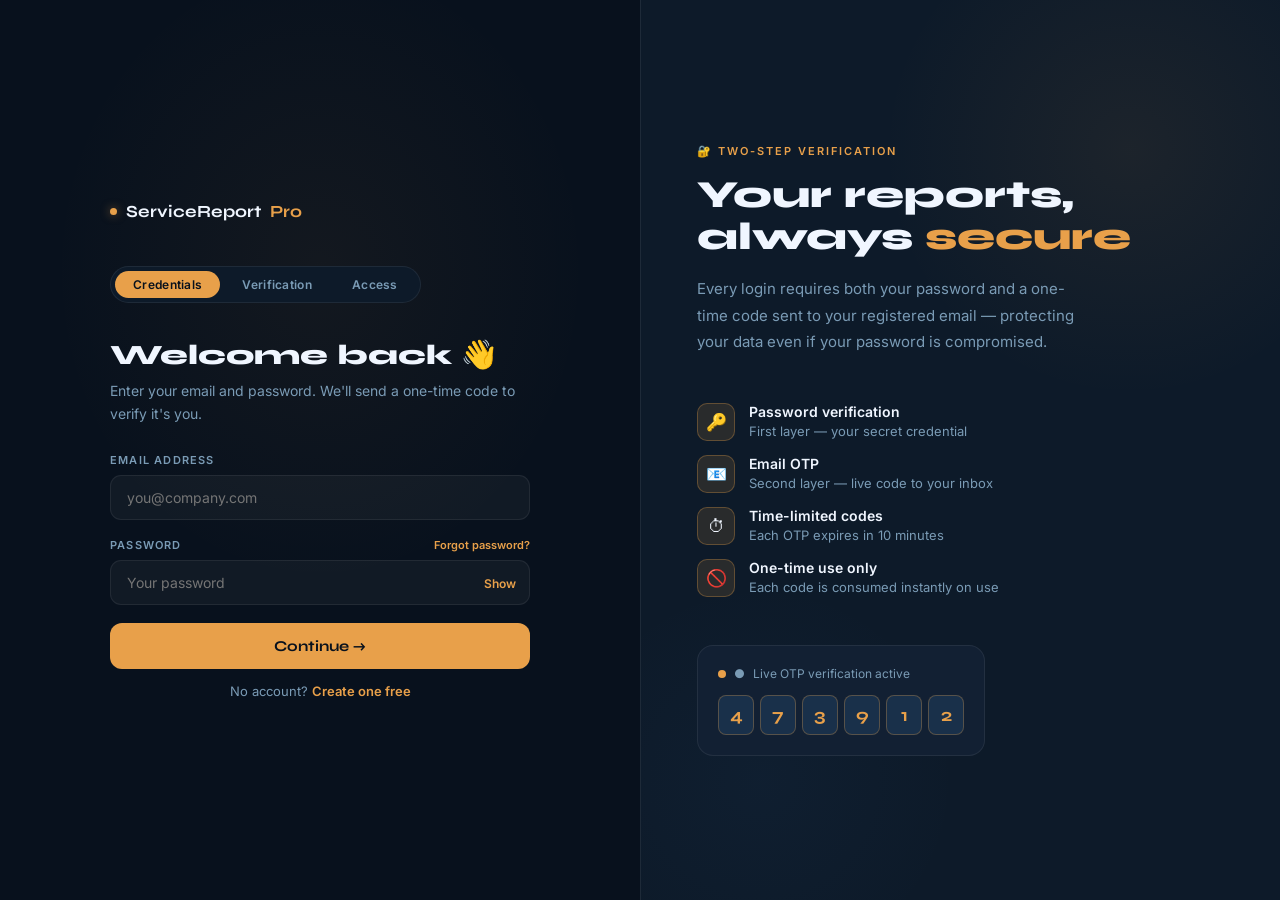
<file: templates/login.html>
<!DOCTYPE html>
<html lang="en">
<head>
<meta charset="UTF-8">
<meta name="viewport" content="width=device-width, initial-scale=1.0">
<title>Sign In — ServiceReport Pro</title>
<link href="https://fonts.googleapis.com/css2?family=Syne:wght@400;500;600;700;800&family=Inter:wght@300;400;500;600&display=swap" rel="stylesheet">
<style>
*,*::before,*::after{box-sizing:border-box;margin:0;padding:0}
:root{
  --ink:#08111d; --card:#0d1a29; --surface:#122033; --raised:#19304a;
  --gold:#e8a04a; --gold-dim:rgba(232,160,74,0.13); --gold-border:rgba(232,160,74,0.3);
  --mist:#7a9bb5; --snow:#f0f6ff; --red:#f05252; --green:#34d399;
  --border:rgba(255,255,255,0.07);
}
html,body{height:100%;font-family:'Inter',sans-serif;background:var(--ink);color:var(--snow)}
body{display:grid;grid-template-columns:1fr 1fr;min-height:100vh;}

/* ── LEFT: form ── */
.form-side{
  display:flex;align-items:center;justify-content:center;
  padding:48px 40px;
  position:relative;
}

.form-side::before{
  content:'';position:absolute;inset:0;
  background:radial-gradient(ellipse 60% 50% at 50% 30%,rgba(232,160,74,0.05) 0%,transparent 70%);
  pointer-events:none;
}

.form-card{width:100%;max-width:420px;position:relative;z-index:1;}

.logo{
  display:flex;align-items:center;gap:9px;
  font-family:'Syne',sans-serif;font-size:17px;font-weight:700;
  text-decoration:none;color:var(--snow);margin-bottom:44px;
}
.logo-dot{width:7px;height:7px;background:var(--gold);border-radius:50%;box-shadow:0 0 10px rgba(232,160,74,.5);}

/* step pill nav */
.step-pills{
  display:flex;gap:4px;
  background:var(--card);border:1px solid var(--border);
  border-radius:100px;padding:4px;
  margin-bottom:36px;width:fit-content;
}
.pill{
  padding:6px 18px;border-radius:100px;
  font-size:12px;font-weight:600;color:var(--mist);
  transition:all .25s;cursor:default;letter-spacing:.3px;
}
.pill.active{background:var(--gold);color:var(--ink);}
.pill.done{background:rgba(52,211,153,0.15);color:#34d399;}

.form-step{display:none;animation:fadeUp .3s ease both;}
.form-step.active{display:block;}
@keyframes fadeUp{from{opacity:0;transform:translateY(12px)}to{opacity:1;transform:translateY(0)}}

.step-title{font-family:'Syne',sans-serif;font-size:28px;font-weight:800;margin-bottom:8px;line-height:1.15;}
.step-sub{font-size:14px;color:var(--mist);margin-bottom:28px;line-height:1.65;}
.step-sub strong{color:var(--gold);}

.alert{display:none;align-items:flex-start;gap:10px;padding:13px 16px;border-radius:11px;font-size:13px;font-weight:500;margin-bottom:20px;line-height:1.5;}
.alert.error{background:rgba(240,82,82,.1);border:1px solid rgba(240,82,82,.25);color:#fca5a5;display:flex;}
.alert.success{background:rgba(52,211,153,.1);border:1px solid rgba(52,211,153,.25);color:#6ee7b7;display:flex;}

.field{margin-bottom:18px;}
.field label{display:flex;justify-content:space-between;font-size:11px;font-weight:600;letter-spacing:1.2px;text-transform:uppercase;color:var(--mist);margin-bottom:8px;}
.field label a{color:var(--gold);text-decoration:none;font-weight:600;font-size:11px;text-transform:none;letter-spacing:0;}
.field label a:hover{text-decoration:underline;}

.field input{
  width:100%;background:rgba(255,255,255,0.04);border:1px solid var(--border);
  border-radius:11px;padding:13px 16px;color:var(--snow);
  font-family:'Inter',sans-serif;font-size:14px;outline:none;transition:all .2s;
}
.field input:focus{border-color:var(--gold-border);background:rgba(232,160,74,0.04);box-shadow:0 0 0 3px rgba(232,160,74,0.06);}
.field input.err{border-color:rgba(240,82,82,.5);}

.eye-wrap{position:relative;}
.eye-btn{position:absolute;right:14px;top:50%;transform:translateY(-50%);background:none;border:none;cursor:pointer;font-size:12px;font-weight:600;color:var(--gold);font-family:'Inter',sans-serif;transition:opacity .2s;}
.eye-btn:hover{opacity:.7;}
.ferr{font-size:11px;color:#fca5a5;margin-top:5px;display:none;}

/* OTP box */
.otp-row{display:flex;gap:8px;}
.otp-row input{
  flex:1;min-width:0;height:62px;
  text-align:center;font-size:26px;font-weight:700;
  font-family:'Syne',sans-serif;
  background:rgba(255,255,255,0.04);border:1.5px solid var(--border);
  border-radius:12px;color:var(--snow);outline:none;
  caret-color:var(--gold);transition:all .2s;
}
.otp-row input:focus{border-color:var(--gold);background:var(--gold-dim);box-shadow:0 0 0 4px rgba(232,160,74,.1);transform:scale(1.04);}
.otp-row input.filled{border-color:var(--gold-border);}
.otp-row input.shake{animation:shake .35s ease;}
@keyframes shake{0%,100%{transform:translateX(0)}20%{transform:translateX(-5px)}60%{transform:translateX(5px)}}

.otp-meta{display:flex;align-items:center;justify-content:space-between;margin-top:10px;}
.resend-btn{font-size:12px;font-weight:600;color:var(--gold);background:none;border:none;cursor:pointer;font-family:'Inter',sans-serif;padding:0;}
.resend-btn:disabled{color:var(--mist);cursor:default;}
.resend-timer{font-size:12px;color:var(--mist);}

.sent-note{
  display:flex;align-items:center;gap:10px;
  padding:12px 15px;
  background:rgba(52,211,153,0.06);
  border:1px solid rgba(52,211,153,0.18);
  border-radius:10px;margin-bottom:20px;
  font-size:13px;color:#6ee7b7;line-height:1.5;
}

.btn{
  width:100%;padding:14px;
  background:var(--gold);color:var(--ink);
  border:none;border-radius:12px;
  font-family:'Syne',sans-serif;font-size:15px;font-weight:700;
  cursor:pointer;transition:all .2s;
  display:flex;align-items:center;justify-content:center;gap:9px;
  margin-top:6px;
}
.btn:hover{background:#f0b05e;transform:translateY(-2px);box-shadow:0 10px 30px rgba(232,160,74,.3);}
.btn:disabled{opacity:.55;cursor:not-allowed;transform:none;box-shadow:none;}

.spinner{width:16px;height:16px;border:2.5px solid rgba(8,17,29,.3);border-top-color:var(--ink);border-radius:50%;animation:spin .6s linear infinite;display:none;}
@keyframes spin{to{transform:rotate(360deg)}}

.form-foot{text-align:center;font-size:13px;color:var(--mist);margin-top:18px;}
.form-foot a,.form-foot .lnk{color:var(--gold);text-decoration:none;font-weight:600;cursor:pointer;}
.form-foot a:hover,.form-foot .lnk:hover{text-decoration:underline;}

/* success */
.success-wrap{text-align:center;padding:20px 0;}
.s-icon{width:80px;height:80px;background:rgba(52,211,153,.1);border:2px solid rgba(52,211,153,.3);border-radius:50%;display:flex;align-items:center;justify-content:center;font-size:36px;margin:0 auto 24px;animation:pop .5s cubic-bezier(.34,1.56,.64,1) both;}
@keyframes pop{from{transform:scale(0);opacity:0}to{transform:scale(1);opacity:1}}
.s-title{font-family:'Syne',sans-serif;font-size:26px;font-weight:700;margin-bottom:10px;}
.s-sub{font-size:14px;color:var(--mist);margin-bottom:28px;line-height:1.6;}
.pbar{height:3px;background:var(--raised);border-radius:3px;overflow:hidden;}
.pfill{height:100%;background:var(--gold);border-radius:3px;animation:pbanim 1.8s ease forwards;}
@keyframes pbanim{from{width:0}to{width:100%}}

/* ── RIGHT: visual panel ── */
.visual-side{
  background:var(--card);
  border-left:1px solid var(--border);
  display:flex;flex-direction:column;
  justify-content:center;align-items:flex-start;
  padding:64px 56px;
  position:relative;overflow:hidden;
}
.visual-side::before{content:'';position:absolute;top:-100px;right:-100px;width:500px;height:500px;background:radial-gradient(circle,rgba(232,160,74,0.07) 0%,transparent 70%);pointer-events:none;}
.visual-side::after{content:'';position:absolute;bottom:-80px;left:-80px;width:400px;height:400px;background:radial-gradient(circle,rgba(74,144,226,0.04) 0%,transparent 70%);pointer-events:none;}

.v-eyebrow{font-size:11px;font-weight:600;letter-spacing:2px;text-transform:uppercase;color:var(--gold);margin-bottom:16px;position:relative;z-index:1;}
.v-title{font-family:'Syne',sans-serif;font-size:clamp(32px,3vw,44px);font-weight:800;line-height:1.1;position:relative;z-index:1;}
.v-title .accent{color:var(--gold);}
.v-sub{margin-top:18px;font-size:15px;color:var(--mist);line-height:1.75;max-width:380px;position:relative;z-index:1;}

.feature-list{margin-top:48px;display:flex;flex-direction:column;gap:14px;position:relative;z-index:1;}
.feat{display:flex;align-items:flex-start;gap:14px;}
.feat-icon{width:38px;height:38px;flex-shrink:0;background:var(--gold-dim);border:1px solid var(--gold-border);border-radius:10px;display:flex;align-items:center;justify-content:center;font-size:17px;}
.feat-text .ft{font-size:14px;font-weight:600;margin-bottom:3px;}
.feat-text .fd{font-size:13px;color:var(--mist);}

/* mini OTP visual */
.mini-otp{
  margin-top:48px;
  background:var(--surface);
  border:1px solid var(--border);
  border-radius:16px;padding:20px;
  position:relative;z-index:1;
}
.mo-header{font-size:12px;color:var(--mist);margin-bottom:14px;display:flex;align-items:center;gap:8px;}
.mo-header::before{content:'';width:8px;height:8px;background:var(--gold);border-radius:50%;display:inline-block;animation:blink 2s infinite;}
@keyframes blink{0%,100%{opacity:1}50%{opacity:.3}}
.mo-digits{display:flex;gap:6px;}
.mo-digit{
  width:36px;height:40px;
  background:var(--raised);border:1.5px solid var(--gold-border);
  border-radius:8px;display:flex;align-items:center;justify-content:center;
  font-family:'Syne',sans-serif;font-size:18px;font-weight:700;color:var(--gold);
}

@media(max-width:900px){.visual-side{display:none;}body{grid-template-columns:1fr;}}
@media(max-width:480px){.form-side{padding:32px 20px;}.otp-row input{height:52px;font-size:22px;}}
</style>
</head>
<body>

<!-- LEFT: FORM -->
<div class="form-side">
<div class="form-card">

  <a href="index.html" class="logo"><div class="logo-dot"></div>ServiceReport <span style="color:var(--gold)">Pro</span></a>

  <div class="step-pills">
    <div class="pill active" id="p0">Credentials</div>
    <div class="pill" id="p1">Verification</div>
    <div class="pill" id="p2">Access</div>
  </div>

  <!-- STEP 1: Password -->
  <div class="form-step active" id="s1">
    <div class="step-title">Welcome back 👋</div>
    <p class="step-sub">Enter your email and password. We'll send a one-time code to verify it's you.</p>

    <div class="alert" id="s1alert"></div>

    <div class="field">
      <label>Email Address</label>
      <input type="email" id="email" placeholder="you@company.com" autocomplete="email">
      <div class="ferr" id="em-err">Enter a valid email address.</div>
    </div>

    <div class="field">
      <label>
        <span>Password</span>
        <a href="/forgot_password.html">Forgot password?</a>
      </label>
      <div class="eye-wrap">
        <input type="password" id="password" placeholder="Your password" autocomplete="current-password">
        <button class="eye-btn" type="button" onclick="toggleEye('password',this)">Show</button>
      </div>
      <div class="ferr" id="pw-err">Password is required.</div>
    </div>

    <button class="btn" id="s1btn" onclick="sendLoginOTP()">
      <span id="s1txt">Continue →</span>
      <div class="spinner" id="s1spin"></div>
    </button>

    <div class="form-foot" style="margin-top:14px;">
      No account? <a href="/register.html">Create one free</a>
    </div>
  </div>

  <!-- STEP 2: OTP -->
  <div class="form-step" id="s2">
    <div class="step-title">Enter your code</div>
    <p class="step-sub" id="otp-sub">A 6-digit code was emailed to you.</p>

    <div class="sent-note" id="sent-note">
      <span>📧</span>
      <span>Code sent to <strong id="masked-email">your email</strong> — check spam if not seen within 1 minute</span>
    </div>

    <div class="alert" id="s2alert"></div>

    <div class="field">
      <label><span>6-digit OTP</span></label>
      <div class="otp-row" id="otpBox">
        <input maxlength="1" type="text" inputmode="numeric" pattern="[0-9]">
        <input maxlength="1" type="text" inputmode="numeric" pattern="[0-9]">
        <input maxlength="1" type="text" inputmode="numeric" pattern="[0-9]">
        <input maxlength="1" type="text" inputmode="numeric" pattern="[0-9]">
        <input maxlength="1" type="text" inputmode="numeric" pattern="[0-9]">
        <input maxlength="1" type="text" inputmode="numeric" pattern="[0-9]">
      </div>
      <div class="otp-meta">
        <button class="resend-btn" id="resendBtn" onclick="resendOTP()" disabled>Resend code</button>
        <span class="resend-timer" id="resendTimer">Resend in <strong id="cd">60</strong>s</span>
      </div>
    </div>

    <button class="btn" id="s2btn" onclick="verifyLoginOTP()">
      <span id="s2txt">Verify & Sign In</span>
      <div class="spinner" id="s2spin"></div>
    </button>

    <div class="form-foot">← <span class="lnk" onclick="goBack()">Change credentials</span></div>
  </div>

  <!-- STEP 3: SUCCESS -->
  <div class="form-step" id="s3">
    <div class="success-wrap">
      <div class="s-icon">✓</div>
      <div class="s-title">You're in!</div>
      <p class="s-sub">Identity verified. Redirecting to your dashboard now...</p>
      <div class="pbar"><div class="pfill"></div></div>
    </div>
  </div>

</div>
</div>

<!-- RIGHT: VISUAL -->
<div class="visual-side">
  <div class="v-eyebrow">🔐 Two-step verification</div>
  <div class="v-title">Your reports,<br>always <span class="accent">secure</span></div>
  <p class="v-sub">Every login requires both your password and a one-time code sent to your registered email — protecting your data even if your password is compromised.</p>

  <div class="feature-list">
    <div class="feat">
      <div class="feat-icon">🔑</div>
      <div class="feat-text">
        <div class="ft">Password verification</div>
        <div class="fd">First layer — your secret credential</div>
      </div>
    </div>
    <div class="feat">
      <div class="feat-icon">📧</div>
      <div class="feat-text">
        <div class="ft">Email OTP</div>
        <div class="fd">Second layer — live code to your inbox</div>
      </div>
    </div>
    <div class="feat">
      <div class="feat-icon">⏱</div>
      <div class="feat-text">
        <div class="ft">Time-limited codes</div>
        <div class="fd">Each OTP expires in 10 minutes</div>
      </div>
    </div>
    <div class="feat">
      <div class="feat-icon">🚫</div>
      <div class="feat-text">
        <div class="ft">One-time use only</div>
        <div class="fd">Each code is consumed instantly on use</div>
      </div>
    </div>
  </div>

  <div class="mini-otp">
    <div class="mo-header"><span>●</span> Live OTP verification active</div>
    <div class="mo-digits">
      <div class="mo-digit">4</div>
      <div class="mo-digit">7</div>
      <div class="mo-digit">3</div>
      <div class="mo-digit">9</div>
      <div class="mo-digit">1</div>
      <div class="mo-digit">2</div>
    </div>
  </div>
</div>

<script>
const B = "http://127.0.0.1:5000";
let _cdInt;

function toggleEye(id, btn) {
  const el = document.getElementById(id);
  el.type = el.type==='password'?'text':'password';
  btn.textContent = el.type==='password'?'Show':'Hide';
}

function showAlert(id,msg,type){
  const el=document.getElementById(id);
  el.textContent=(type==='error'?'⚠ ':'✓ ')+msg;
  el.className='alert '+type;
}
function clearAlert(id){document.getElementById(id).className='alert';}

function setPills(n){
  ['p0','p1','p2'].forEach((id,i)=>{
    document.getElementById(id).className='pill'+(i<n?' done':i===n?' active':'');
  });
}

function showStep(n){
  document.querySelectorAll('.form-step').forEach(s=>s.classList.remove('active'));
  document.getElementById('s'+(n+1)).classList.add('active');
  setPills(n);
}

function goBack(){
  clearInterval(_cdInt);
  showStep(0);
}

function setupOTP(containerId){
  const inputs=[...document.querySelectorAll('#'+containerId+' input')];
  inputs.forEach((inp,idx)=>{
    inp.addEventListener('input',()=>{
      const v=inp.value.replace(/[^0-9]/g,'');
      inp.value=v?v[v.length-1]:'';
      inp.classList.toggle('filled',!!inp.value);
      if(inp.value&&idx<inputs.length-1)inputs[idx+1].focus();
    });
    inp.addEventListener('keydown',e=>{
      if(e.key==='Backspace'&&!inp.value&&idx>0){
        inputs[idx-1].value='';inputs[idx-1].classList.remove('filled');inputs[idx-1].focus();
      }
    });
    inp.addEventListener('paste',e=>{
      e.preventDefault();
      const txt=(e.clipboardData||window.clipboardData).getData('text').replace(/[^0-9]/g,'').slice(0,6);
      [...txt].forEach((ch,i)=>{if(inputs[idx+i]){inputs[idx+i].value=ch;inputs[idx+i].classList.add('filled');}});
      const nxt=inputs[Math.min(idx+txt.length,inputs.length-1)];if(nxt)nxt.focus();
    });
  });
}

function getOTP(id){return[...document.querySelectorAll('#'+id+' input')].map(i=>i.value).join('');}

function shakeOTP(id){
  document.querySelectorAll('#'+id+' input').forEach(el=>{
    el.classList.remove('shake');void el.offsetWidth;el.classList.add('shake');
    setTimeout(()=>el.classList.remove('shake'),400);
  });
}

function startCountdown(cdId,btnId,timerId,sec=60){
  clearInterval(_cdInt);
  let s=sec;
  const cd=document.getElementById(cdId),btn=document.getElementById(btnId),tr=document.getElementById(timerId);
  btn.disabled=true;tr.style.display='';cd.textContent=s;
  _cdInt=setInterval(()=>{
    s--;cd.textContent=s;
    if(s<=0){clearInterval(_cdInt);btn.disabled=false;tr.style.display='none';}
  },1000);
}

// ── STEP 1 ────────────────────────────────────────────
document.getElementById('s1txt')._default='Continue →';

async function sendLoginOTP(){
  clearAlert('s1alert');
  const email=document.getElementById('email').value.trim();
  const pass=document.getElementById('password').value;
  let ok=true;

  [['email','em-err',/^[^\s@]+@[^\s@]+\.[^\s@]+$/.test(email)],
   ['password','pw-err',pass.length>0]].forEach(([fid,eid,v])=>{
    document.getElementById(fid).classList.toggle('err',!v);
    document.getElementById(eid).style.display=v?'none':'block';
    if(!v)ok=false;
  });
  if(!ok)return;

  const btn=document.getElementById('s1btn');
  btn.disabled=true;
  document.getElementById('s1txt').textContent='Sending code...';
  document.getElementById('s1spin').style.display='block';

  try{
    const res=await fetch(B+'/login/send-otp',{method:'POST',headers:{'Content-Type':'application/json'},body:JSON.stringify({email,password:pass}),credentials:'include'});
    const data=await res.json();

    if(!res.ok){
      showAlert('s1alert',data.error||'Login failed.','error');
      btn.disabled=false;document.getElementById('s1txt').textContent='Continue →';
      document.getElementById('s1spin').style.display='none';
      return;
    }

    document.getElementById('masked-email').textContent=data.masked;
    document.getElementById('otp-sub').innerHTML=`A 6-digit code was sent to <strong style="color:var(--gold)">${data.masked}</strong>`;
    setupOTP('otpBox');
    startCountdown('cd','resendBtn','resendTimer',60);
    showStep(1);
    setTimeout(()=>document.querySelector('#otpBox input').focus(),100);

  }catch{
    showAlert('s1alert','Cannot connect to server. Is Flask running?','error');
  }
  btn.disabled=false;document.getElementById('s1txt').textContent='Continue →';
  document.getElementById('s1spin').style.display='none';
}

// ── STEP 2 ────────────────────────────────────────────
document.getElementById('s2txt')._default='Verify & Sign In';

async function verifyLoginOTP(){
  clearAlert('s2alert');
  const otp=getOTP('otpBox');
  if(otp.length<6){shakeOTP('otpBox');showAlert('s2alert','Enter the complete 6-digit code.','error');return;}

  const btn=document.getElementById('s2btn');
  btn.disabled=true;
  document.getElementById('s2txt').textContent='Verifying...';
  document.getElementById('s2spin').style.display='block';

  try{
    const res=await fetch(B+'/login/verify-otp',{method:'POST',headers:{'Content-Type':'application/json'},body:JSON.stringify({otp}),credentials:'include'});
    const data=await res.json();

    if(!res.ok){
      shakeOTP('otpBox');
      showAlert('s2alert',data.error||'Incorrect code.','error');
      btn.disabled=false;document.getElementById('s2txt').textContent='Verify & Sign In';
      document.getElementById('s2spin').style.display='none';
      return;
    }

    clearInterval(_cdInt);
    showStep(2);
    setTimeout(()=>{ window.location.href = window.location.origin + '/'; },1800);

  }catch{
    showAlert('s2alert','Cannot connect to server.','error');
    btn.disabled=false;document.getElementById('s2txt').textContent='Verify & Sign In';
    document.getElementById('s2spin').style.display='none';
  }
}

async function resendOTP(){
  try{
    const res=await fetch(B+'/login/resend-otp',{method:'POST',credentials:'include'});
    const d=await res.json();
    showAlert('s2alert',d.message||'New code sent.','success');
    startCountdown('cd','resendBtn','resendTimer',60);
  }catch{showAlert('s2alert','Failed to resend.','error');}
}

document.addEventListener('keydown',e=>{
  if(e.key!=='Enter')return;
  if(document.getElementById('s1').classList.contains('active'))sendLoginOTP();
  if(document.getElementById('s2').classList.contains('active'))verifyLoginOTP();
});

(async()=>{try{const r=await fetch(B+'/auth/me',{credentials:'include'});const d=await r.json();if(d.logged_in)window.location.href=window.location.origin+'/';}catch{}})();
</script>
</body>
</html>
</file>
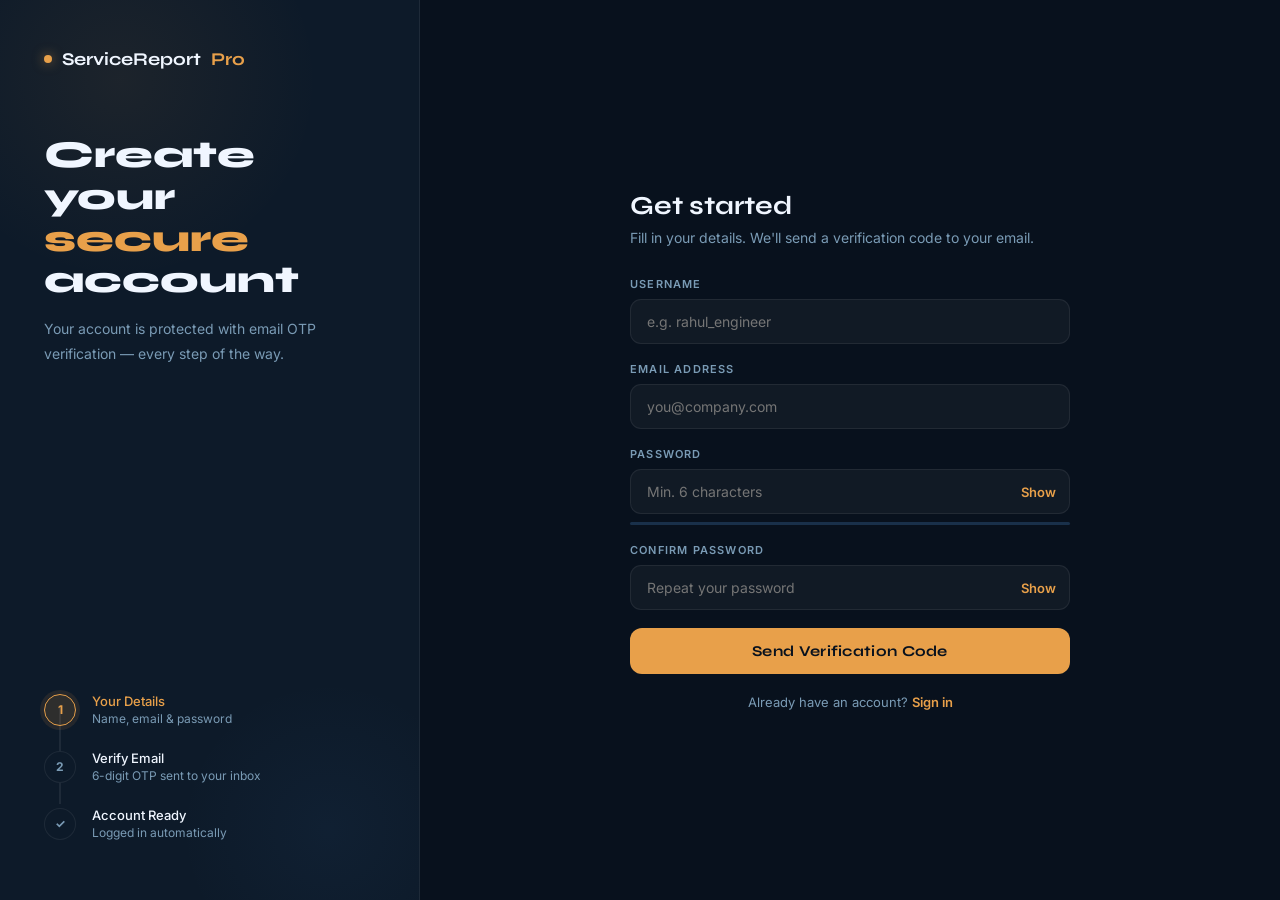
<file: templates/register.html>
<!DOCTYPE html>
<html lang="en">
<head>
<meta charset="UTF-8">
<meta name="viewport" content="width=device-width, initial-scale=1.0">
<title>Create Account — ServiceReport Pro</title>
<link href="https://fonts.googleapis.com/css2?family=Syne:wght@400;500;600;700;800&family=Inter:wght@300;400;500;600&display=swap" rel="stylesheet">
<style>
*,*::before,*::after{box-sizing:border-box;margin:0;padding:0}

:root{
  --ink:#08111d;
  --card:#0d1a29;
  --surface:#122033;
  --raised:#19304a;
  --gold:#e8a04a;
  --gold-dim:rgba(232,160,74,0.15);
  --gold-border:rgba(232,160,74,0.3);
  --mist:#7a9bb5;
  --snow:#f0f6ff;
  --red:#f05252;
  --green:#34d399;
  --border:rgba(255,255,255,0.07);
  --glow:0 0 40px rgba(232,160,74,0.08);
}

html,body{height:100%;font-family:'Inter',sans-serif;background:var(--ink);color:var(--snow)}

body{
  display:grid;
  grid-template-columns:420px 1fr;
  min-height:100vh;
}

/* ── PANEL LEFT ── */
.panel{
  background:var(--card);
  border-right:1px solid var(--border);
  display:flex;flex-direction:column;
  padding:48px 44px;
  position:relative;overflow:hidden;
}

.panel::before{
  content:'';position:absolute;
  top:-120px;left:-80px;
  width:400px;height:400px;
  background:radial-gradient(circle,rgba(232,160,74,0.07) 0%,transparent 70%);
  pointer-events:none;
}

.panel::after{
  content:'';position:absolute;
  bottom:-80px;right:-60px;
  width:300px;height:300px;
  background:radial-gradient(circle,rgba(74,144,226,0.05) 0%,transparent 70%);
  pointer-events:none;
}

.logo{
  display:flex;align-items:center;gap:10px;
  font-family:'Syne',sans-serif;font-size:18px;font-weight:700;
  text-decoration:none;color:var(--snow);
  margin-bottom:64px;position:relative;z-index:1;
}

.logo-dot{
  width:8px;height:8px;
  background:var(--gold);border-radius:50%;
  box-shadow:0 0 12px rgba(232,160,74,0.6);
}

.panel-headline{
  font-family:'Syne',sans-serif;
  font-size:clamp(28px,3vw,38px);
  font-weight:800;line-height:1.1;
  position:relative;z-index:1;
}

.panel-headline .accent{color:var(--gold);}

.panel-sub{
  margin-top:16px;font-size:14px;color:var(--mist);
  line-height:1.75;max-width:320px;position:relative;z-index:1;
}

/* step track */
.track{
  margin-top:auto;padding-top:48px;
  display:flex;flex-direction:column;gap:0;
  position:relative;z-index:1;
}

.track::before{
  content:'';position:absolute;
  left:15px;top:72px;
  width:2px;height:calc(100% - 120px);
  background:var(--border);
}

.track-step{
  display:flex;align-items:center;gap:16px;
  padding:12px 0;position:relative;
  transition:all .3s;
}

.track-num{
  width:32px;height:32px;flex-shrink:0;
  border-radius:50%;
  border:1.5px solid var(--border);
  background:var(--card);
  display:flex;align-items:center;justify-content:center;
  font-size:12px;font-weight:700;color:var(--mist);
  transition:all .3s;position:relative;z-index:1;
}

.track-step.active .track-num{
  border-color:var(--gold);color:var(--gold);
  background:var(--gold-dim);
  box-shadow:0 0 0 4px rgba(232,160,74,0.1);
}

.track-step.done .track-num{
  background:var(--gold);border-color:var(--gold);color:var(--ink);font-size:14px;
}

.track-info{font-size:13px;}
.track-title{color:var(--snow);font-weight:500;margin-bottom:2px;}
.track-desc{color:var(--mist);font-size:12px;}
.track-step.active .track-title{color:var(--gold);}

/* ── PANEL RIGHT ── */
.form-area{
  display:flex;align-items:center;justify-content:center;
  padding:48px 32px;
}

.form-card{
  width:100%;max-width:440px;
  animation:fadeUp .4s ease both;
}

@keyframes fadeUp{from{opacity:0;transform:translateY(20px)}to{opacity:1;transform:translateY(0)}}

.form-step{display:none;animation:fadeUp .35s ease both;}
.form-step.active{display:block;}

.step-title{
  font-family:'Syne',sans-serif;
  font-size:26px;font-weight:700;
  margin-bottom:6px;
}

.step-sub{font-size:14px;color:var(--mist);margin-bottom:28px;line-height:1.6;}
.step-sub strong{color:var(--gold);}

/* alert */
.alert{
  display:none;align-items:flex-start;gap:10px;
  padding:13px 16px;border-radius:12px;
  font-size:13px;font-weight:500;
  margin-bottom:20px;line-height:1.5;
}
.alert.error{background:rgba(240,82,82,0.1);border:1px solid rgba(240,82,82,0.25);color:#fca5a5;display:flex;}
.alert.success{background:rgba(52,211,153,0.1);border:1px solid rgba(52,211,153,0.25);color:#6ee7b7;display:flex;}
.alert.info{background:rgba(232,160,74,0.08);border:1px solid rgba(232,160,74,0.2);color:#fcd38d;display:flex;}

/* field */
.field{margin-bottom:18px;}
.field label{
  display:flex;align-items:center;justify-content:space-between;
  font-size:11px;font-weight:600;letter-spacing:1.2px;
  text-transform:uppercase;color:var(--mist);margin-bottom:8px;
}
.field label .label-right{font-weight:400;text-transform:none;letter-spacing:0;font-size:11px;}

.field input{
  width:100%;
  background:rgba(255,255,255,0.04);
  border:1px solid var(--border);
  border-radius:11px;
  padding:13px 16px;
  color:var(--snow);
  font-family:'Inter',sans-serif;font-size:14px;
  outline:none;transition:all .2s;
}
.field input:focus{border-color:var(--gold-border);background:rgba(232,160,74,0.04);box-shadow:0 0 0 3px rgba(232,160,74,0.06);}
.field input.err{border-color:rgba(240,82,82,.5);}
.field input.ok{border-color:rgba(52,211,153,.4);}

.field-row{display:grid;grid-template-columns:1fr 1fr;gap:14px;}

.eye-wrap{position:relative;}
.eye-btn{
  position:absolute;right:14px;top:50%;transform:translateY(-50%);
  background:none;border:none;cursor:pointer;
  font-size:13px;font-weight:600;color:var(--gold);
  font-family:'Inter',sans-serif;
  transition:opacity .2s;
}
.eye-btn:hover{opacity:.7;}

.ferr{font-size:11px;color:#fca5a5;margin-top:5px;display:none;}

/* password strength */
.pw-strength{margin-top:8px;}
.pw-track{height:3px;border-radius:3px;background:var(--raised);overflow:hidden;}
.pw-fill{height:100%;border-radius:3px;transition:width .3s,background .3s;width:0%;}
.pw-label{font-size:11px;color:var(--mist);margin-top:4px;transition:color .2s;}

/* OTP inputs */
.otp-row{display:flex;gap:8px;margin-bottom:8px;}
.otp-row input{
  flex:1;min-width:0;height:60px;
  text-align:center;
  font-size:24px;font-weight:700;
  font-family:'Syne',sans-serif;
  background:rgba(255,255,255,0.04);
  border:1.5px solid var(--border);
  border-radius:12px;
  color:var(--snow);outline:none;
  caret-color:var(--gold);
  transition:all .2s;
}
.otp-row input:focus{
  border-color:var(--gold);
  background:var(--gold-dim);
  box-shadow:0 0 0 4px rgba(232,160,74,0.1);
  transform:scale(1.04);
}
.otp-row input.filled{border-color:var(--gold-border);}
.otp-row input.shake{animation:shake .35s ease;}

@keyframes shake{0%,100%{transform:translateX(0)}20%{transform:translateX(-5px)}60%{transform:translateX(5px)}}

.otp-meta{
  display:flex;align-items:center;justify-content:space-between;
  margin-top:8px;
}
.resend-btn{
  font-size:12px;font-weight:600;color:var(--gold);
  background:none;border:none;cursor:pointer;
  font-family:'Inter',sans-serif;padding:0;transition:opacity .2s;
}
.resend-btn:disabled{color:var(--mist);cursor:default;opacity:.6;}
.resend-timer{font-size:12px;color:var(--mist);}

.otp-sent-badge{
  display:flex;align-items:center;gap:10px;
  padding:12px 16px;
  background:rgba(52,211,153,0.06);
  border:1px solid rgba(52,211,153,0.18);
  border-radius:10px;margin-bottom:22px;
  font-size:13px;color:#6ee7b7;
}

/* submit */
.btn{
  width:100%;padding:14px;
  background:var(--gold);color:var(--ink);
  border:none;border-radius:12px;
  font-family:'Syne',sans-serif;font-size:15px;font-weight:700;
  cursor:pointer;transition:all .2s;
  display:flex;align-items:center;justify-content:center;gap:9px;
  margin-top:6px;letter-spacing:.3px;
}
.btn:hover{background:#f0b05e;transform:translateY(-2px);box-shadow:0 10px 30px rgba(232,160,74,0.3);}
.btn:disabled{opacity:.55;cursor:not-allowed;transform:none;box-shadow:none;}

.spinner{
  width:16px;height:16px;
  border:2.5px solid rgba(8,17,29,.3);
  border-top-color:var(--ink);
  border-radius:50%;animation:spin .6s linear infinite;
  display:none;
}
@keyframes spin{to{transform:rotate(360deg)}}

.form-foot{text-align:center;font-size:13px;color:var(--mist);margin-top:20px;}
.form-foot a,.form-foot span.lnk{color:var(--gold);text-decoration:none;font-weight:600;cursor:pointer;}
.form-foot a:hover,.form-foot span.lnk:hover{text-decoration:underline;}

/* success screen */
.success-screen{text-align:center;padding:24px 0;}
.success-icon{
  width:80px;height:80px;
  background:rgba(52,211,153,0.1);
  border:2px solid rgba(52,211,153,0.3);
  border-radius:50%;
  display:flex;align-items:center;justify-content:center;
  font-size:36px;margin:0 auto 28px;
  animation:pop .5s cubic-bezier(.34,1.56,.64,1) both;
}
@keyframes pop{from{transform:scale(0);opacity:0}to{transform:scale(1);opacity:1}}
.success-title{font-family:'Syne',sans-serif;font-size:26px;font-weight:700;margin-bottom:10px;}
.success-sub{font-size:14px;color:var(--mist);line-height:1.6;margin-bottom:28px;}
.progress-bar{height:3px;background:var(--raised);border-radius:3px;overflow:hidden;}
.progress-fill{height:100%;background:var(--gold);border-radius:3px;animation:pbar 2s ease forwards;}
@keyframes pbar{from{width:0}to{width:100%}}

@media(max-width:768px){
  body{grid-template-columns:1fr;}
  .panel{display:none;}
  .form-area{padding:40px 20px;}
}
</style>
</head>
<body>

<!-- LEFT PANEL -->
<div class="panel">
  <a href="index.html" class="logo"><div class="logo-dot"></div>ServiceReport <span style="color:var(--gold)">Pro</span></a>
  <div class="panel-headline">Create your<br><span class="accent">secure</span><br>account</div>
  <p class="panel-sub">Your account is protected with email OTP verification — every step of the way.</p>
  <div class="track">
    <div class="track-step active" id="tr0">
      <div class="track-num">1</div>
      <div class="track-info"><div class="track-title">Your Details</div><div class="track-desc">Name, email & password</div></div>
    </div>
    <div class="track-step" id="tr1">
      <div class="track-num">2</div>
      <div class="track-info"><div class="track-title">Verify Email</div><div class="track-desc">6-digit OTP sent to your inbox</div></div>
    </div>
    <div class="track-step" id="tr2">
      <div class="track-num">✓</div>
      <div class="track-info"><div class="track-title">Account Ready</div><div class="track-desc">Logged in automatically</div></div>
    </div>
  </div>
</div>

<!-- RIGHT PANEL -->
<div class="form-area">
<div class="form-card">

  <!-- STEP 1: DETAILS -->
  <div class="form-step active" id="s1">
    <div class="step-title">Get started</div>
    <p class="step-sub">Fill in your details. We'll send a verification code to your email.</p>

    <div class="alert" id="s1alert"></div>

    <div class="field">
      <label>Username</label>
      <input id="username" type="text" placeholder="e.g. rahul_engineer" autocomplete="username">
      <div class="ferr" id="un-err">Username must be at least 2 characters.</div>
    </div>

    <div class="field">
      <label>Email Address</label>
      <input id="email" type="email" placeholder="you@company.com" autocomplete="email">
      <div class="ferr" id="em-err">Enter a valid email address.</div>
    </div>

    <div class="field">
      <label>Password</label>
      <div class="eye-wrap">
        <input id="password" type="password" placeholder="Min. 6 characters" autocomplete="new-password">
        <button class="eye-btn" type="button" onclick="toggleEye('password',this)">Show</button>
      </div>
      <div class="pw-strength">
        <div class="pw-track"><div class="pw-fill" id="pw-fill"></div></div>
        <div class="pw-label" id="pw-label"></div>
      </div>
      <div class="ferr" id="pw-err">Password must be at least 6 characters.</div>
    </div>

    <div class="field">
      <label>Confirm Password</label>
      <div class="eye-wrap">
        <input id="confirm" type="password" placeholder="Repeat your password" autocomplete="new-password">
        <button class="eye-btn" type="button" onclick="toggleEye('confirm',this)">Show</button>
      </div>
      <div class="ferr" id="cf-err">Passwords do not match.</div>
    </div>

    <button class="btn" id="s1btn" onclick="sendRegisterOTP()">
      <span id="s1txt">Send Verification Code</span>
      <div class="spinner" id="s1spin"></div>
    </button>

    <div class="form-foot">Already have an account? <a href="/login.html">Sign in</a></div>
  </div>

  <!-- STEP 2: OTP -->
  <div class="form-step" id="s2">
    <div class="step-title">Check your inbox</div>
    <p class="step-sub" id="otp-sub">A 6-digit code was sent to your email.</p>

    <div class="otp-sent-badge" id="otp-badge">
      <span>📧</span>
      <span>Code sent to <strong id="masked-email">your email</strong></span>
    </div>

    <div class="alert" id="s2alert"></div>

    <div class="field">
      <label><span>Enter OTP</span><span class="label-right" id="otp-expiry">Expires in 10 min</span></label>
      <div class="otp-row" id="otpInputs">
        <input maxlength="1" type="text" inputmode="numeric" pattern="[0-9]">
        <input maxlength="1" type="text" inputmode="numeric" pattern="[0-9]">
        <input maxlength="1" type="text" inputmode="numeric" pattern="[0-9]">
        <input maxlength="1" type="text" inputmode="numeric" pattern="[0-9]">
        <input maxlength="1" type="text" inputmode="numeric" pattern="[0-9]">
        <input maxlength="1" type="text" inputmode="numeric" pattern="[0-9]">
      </div>
      <div class="otp-meta">
        <button class="resend-btn" id="resendBtn" onclick="resendOTP()" disabled>Resend code</button>
        <span class="resend-timer" id="resendTimer">Resend in <strong id="cd">60</strong>s</span>
      </div>
    </div>

    <button class="btn" id="s2btn" onclick="verifyRegisterOTP()">
      <span id="s2txt">Verify & Create Account</span>
      <div class="spinner" id="s2spin"></div>
    </button>

    <div class="form-foot"><span class="lnk" onclick="goBack()">← Back</span></div>
  </div>

  <!-- STEP 3: SUCCESS -->
  <div class="form-step" id="s3">
    <div class="success-screen">
      <div class="success-icon">✓</div>
      <div class="success-title">Account created!</div>
      <p class="success-sub">Your email has been verified and your account is ready. Taking you to the dashboard...</p>
      <div class="progress-bar"><div class="progress-fill"></div></div>
    </div>
  </div>

</div>
</div>

<script>
const B = "http://127.0.0.1:5000";

// ── HELPERS ──────────────────────────────────────────
function toggleEye(id, btn) {
  const el = document.getElementById(id);
  el.type = el.type === 'password' ? 'text' : 'password';
  btn.textContent = el.type === 'password' ? 'Show' : 'Hide';
}

function showAlert(id, msg, type) {
  const el = document.getElementById(id);
  el.textContent = (type==='error'?'⚠ ':'✓ ') + msg;
  el.className = 'alert ' + type;
}
function clearAlert(id) { document.getElementById(id).className = 'alert'; }

function setBtn(id, spId, txtId, txt, loading) {
  document.getElementById(id).disabled = loading;
  document.getElementById(txtId).textContent = loading ? txt : document.getElementById(txtId)._default || '';
  document.getElementById(spId).style.display = loading ? 'block' : 'none';
}

function activate(n) {
  [0,1,2].forEach(i => {
    const t = document.getElementById('tr'+i);
    t.className = 'track-step' + (i<n?' done':i===n?' active':'');
    if (i<n) t.querySelector('.track-num').textContent = '✓';
  });
  document.querySelectorAll('.form-step').forEach(s=>s.classList.remove('active'));
  document.getElementById('s'+(n+1)).classList.add('active');
}

// password strength
document.getElementById('password').addEventListener('input', function() {
  const v = this.value;
  let score = 0;
  if (v.length >= 6)  score++;
  if (v.length >= 10) score++;
  if (/[A-Z]/.test(v)) score++;
  if (/[0-9]/.test(v)) score++;
  if (/[^A-Za-z0-9]/.test(v)) score++;
  const map = [
    {w:'0%',c:'',t:''},
    {w:'25%',c:'#f05252',t:'Weak'},
    {w:'50%',c:'#f59e0b',t:'Fair'},
    {w:'75%',c:'#60a5fa',t:'Good'},
    {w:'100%',c:'#34d399',t:'Strong'},
  ];
  const lvl = map[Math.min(score,4)];
  document.getElementById('pw-fill').style.cssText = `width:${lvl.w};background:${lvl.c}`;
  document.getElementById('pw-label').textContent = lvl.t;
  document.getElementById('pw-label').style.color = lvl.c;
});

// OTP inputs auto-advance
function setupOTP(containerId) {
  const inputs = [...document.querySelectorAll('#'+containerId+' input')];
  inputs.forEach((inp, idx) => {
    inp.addEventListener('input', () => {
      const v = inp.value.replace(/[^0-9]/g,'');
      inp.value = v ? v[v.length-1] : '';
      inp.classList.toggle('filled', !!inp.value);
      if (inp.value && idx < inputs.length-1) inputs[idx+1].focus();
    });
    inp.addEventListener('keydown', e => {
      if (e.key==='Backspace' && !inp.value && idx>0) {
        inputs[idx-1].value='';
        inputs[idx-1].classList.remove('filled');
        inputs[idx-1].focus();
      }
    });
    inp.addEventListener('paste', e => {
      e.preventDefault();
      const txt = (e.clipboardData||window.clipboardData).getData('text').replace(/[^0-9]/g,'').slice(0,6);
      [...txt].forEach((ch,i) => { if(inputs[idx+i]){inputs[idx+i].value=ch;inputs[idx+i].classList.add('filled');} });
      const nxt = inputs[Math.min(idx+txt.length, inputs.length-1)];
      if (nxt) nxt.focus();
    });
  });
}

function getOTP(containerId) {
  return [...document.querySelectorAll('#'+containerId+' input')].map(i=>i.value).join('');
}

function shakeOTP(containerId) {
  document.querySelectorAll('#'+containerId+' input').forEach(el => {
    el.classList.remove('shake');
    void el.offsetWidth;
    el.classList.add('shake');
    setTimeout(()=>el.classList.remove('shake'),400);
  });
}

// countdown
let _cdInterval;
function startCountdown(elId, btnId, timerId, sec=60) {
  clearInterval(_cdInterval);
  let s = sec;
  const cd  = document.getElementById(elId);
  const btn = document.getElementById(btnId);
  const row = document.getElementById(timerId);
  btn.disabled = true; row.style.display = ''; cd.textContent = s;
  _cdInterval = setInterval(() => {
    s--; cd.textContent = s;
    if (s <= 0) { clearInterval(_cdInterval); btn.disabled = false; row.style.display = 'none'; }
  }, 1000);
}

function goBack() {
  clearInterval(_cdInterval);
  activate(0);
}

// ── STEP 1: Send OTP ──────────────────────────────────
document.getElementById('s1txt')._default = 'Send Verification Code';

async function sendRegisterOTP() {
  clearAlert('s1alert');
  const username = document.getElementById('username').value.trim();
  const email    = document.getElementById('email').value.trim();
  const password = document.getElementById('password').value;
  const confirm  = document.getElementById('confirm').value;

  let ok = true;
  const errMap = [
    ['username','un-err', username.length >= 2],
    ['email',   'em-err', /^[^\s@]+@[^\s@]+\.[^\s@]+$/.test(email)],
    ['password','pw-err', password.length >= 6],
    ['confirm', 'cf-err', password === confirm],
  ];
  errMap.forEach(([fid, eid, valid]) => {
    document.getElementById(fid).classList.toggle('err', !valid);
    document.getElementById(eid).style.display = valid ? 'none' : 'block';
    if (!valid) ok = false;
  });
  if (!ok) return;

  setBtn('s1btn','s1spin','s1txt','Sending...', true);

  try {
    const res  = await fetch(B+'/register/send-otp',{method:'POST',headers:{'Content-Type':'application/json'},body:JSON.stringify({username,email,password}),credentials:'include'});
    const data = await res.json();
    if (!res.ok) { showAlert('s1alert', data.error||'Failed to send OTP.','error'); setBtn('s1btn','s1spin','s1txt','',false); return; }

    document.getElementById('masked-email').textContent = data.masked;
    document.getElementById('otp-sub').innerHTML = `A 6-digit code was sent to <strong style="color:var(--gold)">${data.masked}</strong>. Check your inbox.`;
    setupOTP('otpInputs');
    startCountdown('cd','resendBtn','resendTimer',60);
    activate(1);
    setTimeout(()=>document.querySelector('#otpInputs input').focus(), 100);

  } catch(e) { showAlert('s1alert','Cannot connect to server. Is Flask running?','error'); }
  setBtn('s1btn','s1spin','s1txt','',false);
}

// ── STEP 2: Verify OTP ───────────────────────────────
document.getElementById('s2txt')._default = 'Verify & Create Account';

async function verifyRegisterOTP() {
  clearAlert('s2alert');
  const otp = getOTP('otpInputs');
  if (otp.length < 6) { shakeOTP('otpInputs'); showAlert('s2alert','Enter the complete 6-digit code.','error'); return; }

  setBtn('s2btn','s2spin','s2txt','Verifying...', true);

  try {
    const res  = await fetch(B+'/register/verify-otp',{method:'POST',headers:{'Content-Type':'application/json'},body:JSON.stringify({otp}),credentials:'include'});
    const data = await res.json();
    if (!res.ok) { shakeOTP('otpInputs'); showAlert('s2alert', data.error||'Incorrect code.','error'); setBtn('s2btn','s2spin','s2txt','',false); return; }

    clearInterval(_cdInterval);
    activate(2);
    setTimeout(()=>{ window.location.href = window.location.origin + '/'; },2200);

  } catch(e) { showAlert('s2alert','Cannot connect to server.','error'); }
  setBtn('s2btn','s2spin','s2txt','',false);
}

// ── RESEND ───────────────────────────────────────────
async function resendOTP() {
  try {
    const res = await fetch(B+'/register/resend-otp',{method:'POST',credentials:'include'});
    const d   = await res.json();
    showAlert('s2alert', d.message||'New code sent.','success');
    startCountdown('cd','resendBtn','resendTimer',60);
  } catch { showAlert('s2alert','Failed to resend.','error'); }
}

// Enter key
document.addEventListener('keydown', e => {
  if (e.key !== 'Enter') return;
  if (document.getElementById('s1').classList.contains('active')) sendRegisterOTP();
  if (document.getElementById('s2').classList.contains('active')) verifyRegisterOTP();
});

// redirect if already logged in
(async()=>{try{const r=await fetch(B+'/auth/me',{credentials:'include'});const d=await r.json();if(d.logged_in)window.location.href=window.location.origin+'/';}catch{}})();
</script>
</body>
</html>
</file>
